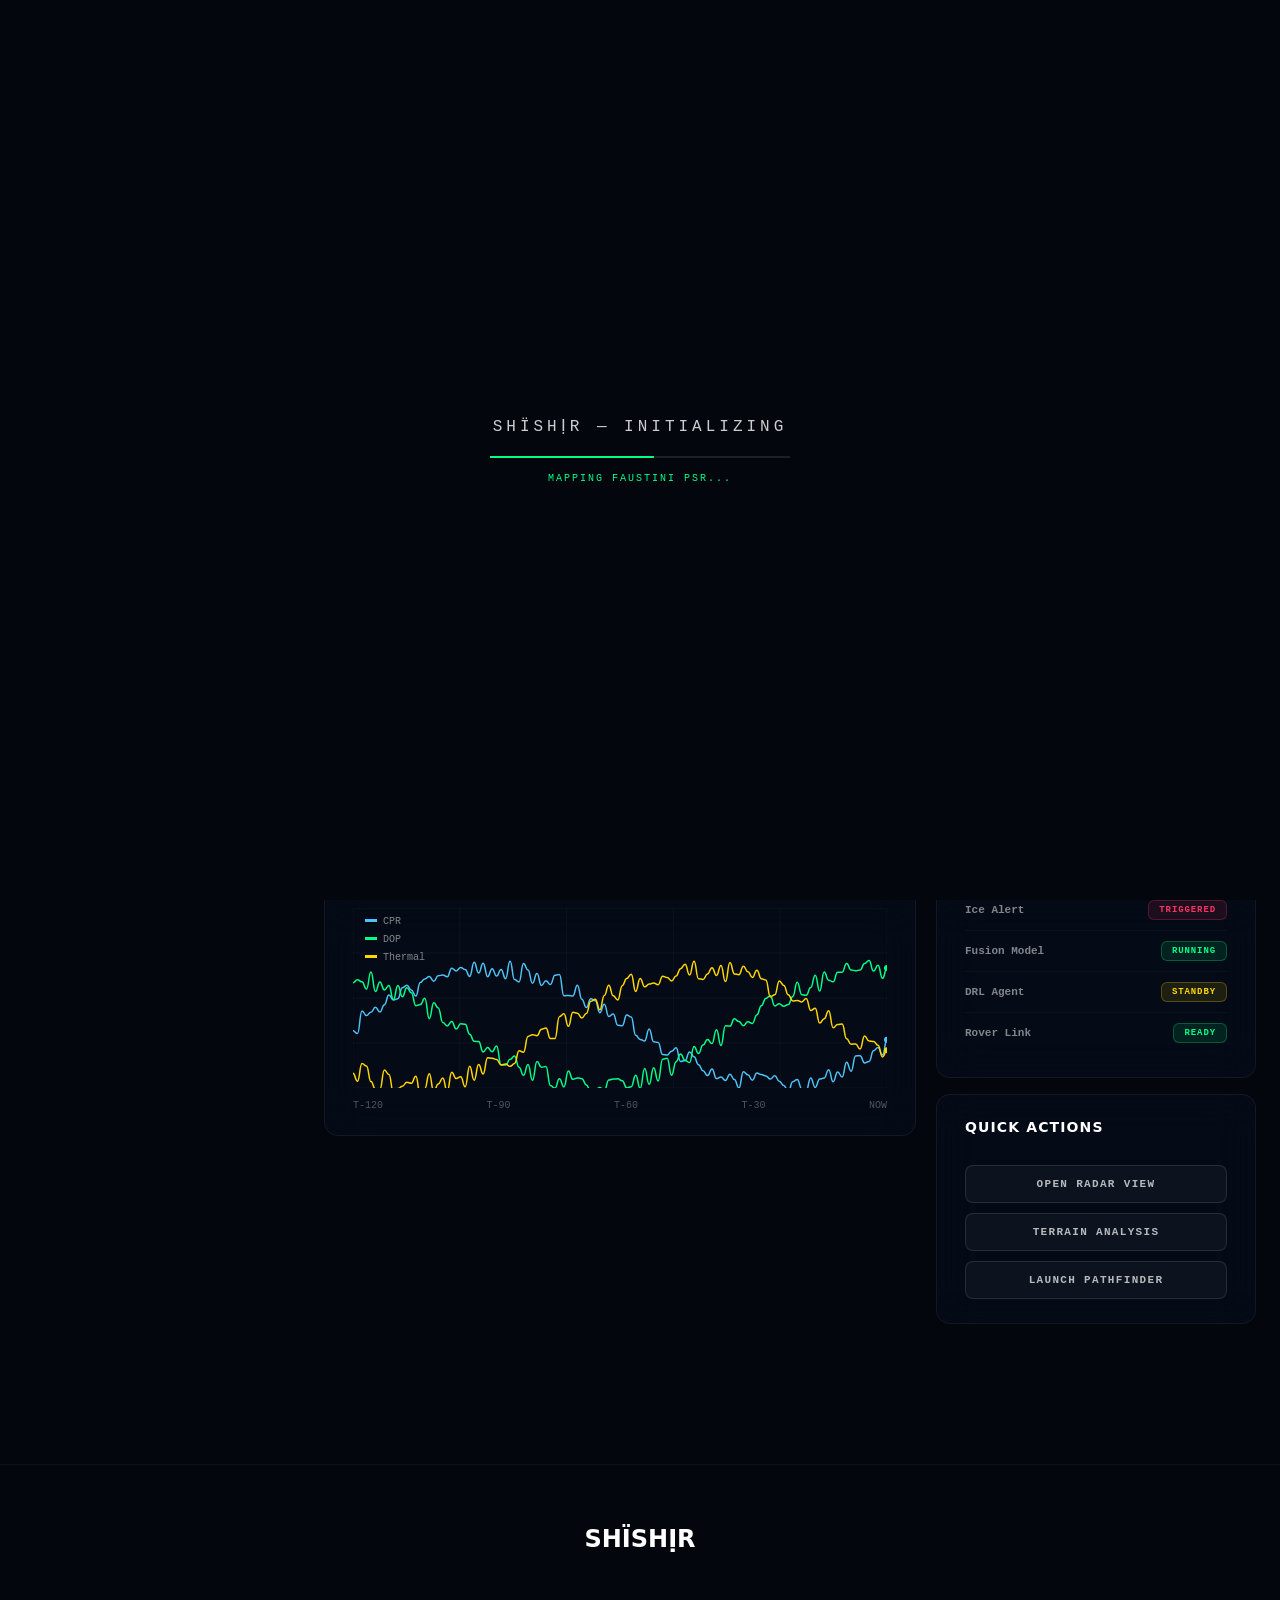
<file: mission_dashboard/dashboard.html>
<!DOCTYPE html>
<html lang="en">
<head>
  <meta charset="UTF-8" />
  <meta name="viewport" content="width=device-width, initial-scale=1.0" />
  <title>Shïshịr — Real-Time Monitoring Dashboard</title>
  <meta name="description" content="Live mission monitoring dashboard for Chandrayaan-2 lunar ice detection. Real-time CPR, DOP, temperature, and SHAP analysis.">
  <link rel="stylesheet" href="style.css" />
  <style>
    /* ── DASHBOARD LAYOUT ── */
    .db-container {
      position: relative; z-index: 5;
      display: grid;
      grid-template-columns: 280px 1fr 320px;
      gap: 20px;
      padding: 100px 24px 40px;
      min-height: 100vh;
      max-width: 1600px;
      margin: 0 auto;
    }

    @media (max-width: 1200px) {
      .db-container {
        grid-template-columns: 1fr;
        padding: 100px 16px 40px;
      }
    }

    /* ── LEFT PANEL — METRIC CARDS ── */
    .db-left {
      display: flex;
      flex-direction: column;
      gap: 16px;
    }

    .metric-card {
      background: rgba(6, 13, 26, 0.75);
      backdrop-filter: blur(20px); -webkit-backdrop-filter: blur(20px);
      border: 1px solid rgba(255,255,255,0.06);
      border-radius: 14px;
      padding: 20px 22px;
      position: relative;
      overflow: hidden;
      transition: all 0.4s cubic-bezier(.4,0,.2,1);
    }
    .metric-card::before {
      content: '';
      position: absolute; left: 0; top: 0; bottom: 0;
      width: 3px; border-radius: 0 2px 2px 0;
      transition: opacity 0.3s;
    }
    .metric-card:hover {
      border-color: rgba(255,255,255,0.12);
      transform: translateY(-2px);
      box-shadow: 0 8px 40px rgba(0,0,0,0.3);
    }

    .mc-header {
      display: flex; justify-content: space-between; align-items: flex-start;
      margin-bottom: 4px;
    }
    .mc-title {
      font-family: var(--font-p); font-size: 14px; font-weight: 600;
      color: #fff; letter-spacing: 0.02em;
    }
    .mc-value {
      font-family: var(--font-mono); font-size: 13px; font-weight: 700;
      opacity: 0.5;
    }
    .mc-unit {
      font-family: var(--font-mono); font-size: 11px;
      color: rgba(255,255,255,0.35); margin-top: 2px;
    }

    .mc-chart {
      width: 100%; height: 60px;
      margin-top: 8px;
    }

    /* Card accent colors */
    .mc-cpr { --mc-color: #4FC3F7; }
    .mc-cpr::before { background: #4FC3F7; }
    .mc-cpr .mc-value { color: #4FC3F7; }
    .mc-cpr:hover { border-color: rgba(79,195,247,0.25); box-shadow: 0 8px 40px rgba(79,195,247,0.08); }

    .mc-dop { --mc-color: #a78bfa; }
    .mc-dop::before { background: #a78bfa; }
    .mc-dop .mc-value { color: #a78bfa; }
    .mc-dop:hover { border-color: rgba(167,139,250,0.25); box-shadow: 0 8px 40px rgba(167,139,250,0.08); }

    .mc-temp { --mc-color: #FFD700; }
    .mc-temp::before { background: #FFD700; }
    .mc-temp .mc-value { color: #FFD700; }
    .mc-temp:hover { border-color: rgba(255,215,0,0.25); box-shadow: 0 8px 40px rgba(255,215,0,0.08); }

    .mc-vel { --mc-color: #00FF88; }
    .mc-vel::before { background: #00FF88; }
    .mc-vel .mc-value { color: #00FF88; }
    .mc-vel:hover { border-color: rgba(0,255,136,0.25); box-shadow: 0 8px 40px rgba(0,255,136,0.08); }

    /* ── CENTER PANEL ── */
    .db-center {
      display: flex;
      flex-direction: column;
      gap: 20px;
    }

    /* Alert Banner */
    .alert-banner {
      background: linear-gradient(135deg, rgba(255,51,102,0.12), rgba(255,107,53,0.08));
      border: 1px solid rgba(255,51,102,0.35);
      border-radius: 14px;
      padding: 20px 28px;
      text-align: center;
      position: relative;
      overflow: hidden;
      animation: alertPulse 3s ease-in-out infinite;
    }
    .alert-banner::before {
      content: '';
      position: absolute; inset: 0;
      background: radial-gradient(circle at 50% 50%, rgba(255,51,102,0.06), transparent 70%);
      animation: alertGlow 3s ease-in-out infinite;
    }
    @keyframes alertPulse {
      0%, 100% { border-color: rgba(255,51,102,0.35); }
      50% { border-color: rgba(255,51,102,0.6); }
    }
    @keyframes alertGlow {
      0%, 100% { opacity: 0.5; }
      50% { opacity: 1; }
    }

    .alert-icon {
      display: inline-flex; align-items: center; justify-content: center;
      width: 36px; height: 36px;
      background: rgba(255,51,102,0.15);
      border: 1px solid rgba(255,51,102,0.4);
      border-radius: 8px;
      font-size: 18px;
      margin-right: 12px;
      vertical-align: middle;
    }
    .alert-text {
      font-family: var(--font-h); font-size: clamp(22px, 3vw, 32px);
      font-weight: 900; letter-spacing: 0.12em;
      background: linear-gradient(90deg, #FF3366, #FF6B35, #FFD700);
      -webkit-background-clip: text; -webkit-text-fill-color: transparent;
      background-clip: text;
      vertical-align: middle;
      text-transform: uppercase;
      position: relative; z-index: 2;
    }

    /* SHAP Cards */
    .shap-card {
      background: rgba(6, 13, 26, 0.75);
      backdrop-filter: blur(20px); -webkit-backdrop-filter: blur(20px);
      border: 1px solid rgba(255,255,255,0.06);
      border-radius: 14px;
      padding: 24px 28px;
      transition: all 0.4s;
    }
    .shap-card:hover {
      border-color: rgba(255,255,255,0.1);
    }
    .shap-title {
      font-family: var(--font-h); font-size: 14px; font-weight: 700;
      color: #fff; letter-spacing: 0.08em; text-transform: uppercase;
      margin-bottom: 22px;
    }

    .shap-row {
      display: flex; align-items: center; gap: 12px;
      margin-bottom: 14px;
    }
    .shap-row:last-child { margin-bottom: 0; }

    .shap-label {
      font-family: var(--font-mono); font-size: 11px; font-weight: 600;
      color: rgba(255,255,255,0.6); white-space: nowrap;
      min-width: 130px; text-align: right;
    }
    .shap-bar-wrap {
      flex: 1; height: 22px;
      background: rgba(255,255,255,0.03);
      border-radius: 4px; overflow: hidden;
      position: relative;
    }
    .shap-bar {
      height: 100%; border-radius: 4px;
      transition: width 1.5s cubic-bezier(.22,1,.36,1);
      position: relative;
    }
    .shap-bar::after {
      content: '';
      position: absolute; right: 0; top: 0; bottom: 0; width: 2px;
      background: rgba(255,255,255,0.5);
      border-radius: 1px;
    }

    /* Timeline chart */
    .timeline-chart-card {
      background: rgba(6, 13, 26, 0.75);
      backdrop-filter: blur(20px); -webkit-backdrop-filter: blur(20px);
      border: 1px solid rgba(255,255,255,0.06);
      border-radius: 14px;
      padding: 24px 28px;
    }
    .tc-canvas {
      width: 100%; height: 180px;
      margin-top: 12px;
    }
    .tc-time-labels {
      display: flex; justify-content: space-between;
      margin-top: 8px;
    }
    .tc-time-labels span {
      font-family: var(--font-mono); font-size: 10px;
      color: rgba(255,255,255,0.3);
    }

    /* ── RIGHT PANEL ── */
    .db-right {
      display: flex;
      flex-direction: column;
      gap: 16px;
    }

    .settings-card {
      background: rgba(6, 13, 26, 0.75);
      backdrop-filter: blur(20px); -webkit-backdrop-filter: blur(20px);
      border: 1px solid rgba(255,255,255,0.06);
      border-radius: 14px;
      padding: 24px 28px;
      transition: all 0.4s;
    }
    .settings-card:hover {
      border-color: rgba(255,255,255,0.1);
    }
    .sc-title {
      font-family: var(--font-h); font-size: 14px; font-weight: 700;
      color: #fff; letter-spacing: 0.08em; text-transform: uppercase;
      margin-bottom: 22px;
    }

    .sc-field {
      margin-bottom: 18px;
    }
    .sc-field:last-child { margin-bottom: 0; }
    .sc-label {
      font-family: var(--font-mono); font-size: 11px; font-weight: 600;
      color: rgba(255,255,255,0.5); letter-spacing: 0.06em;
      margin-bottom: 8px; display: block;
    }
    .sc-input {
      width: 100%; padding: 10px 14px;
      background: rgba(255,255,255,0.04);
      border: 1px solid rgba(255,255,255,0.08);
      border-radius: 8px;
      color: rgba(255,255,255,0.5);
      font-family: var(--font-mono); font-size: 12px;
      transition: all 0.3s;
      outline: none;
    }
    .sc-input:focus {
      border-color: rgba(0,255,136,0.4);
      background: rgba(0,255,136,0.03);
      color: #fff;
    }
    .sc-input::placeholder {
      color: rgba(255,255,255,0.25);
    }

    /* Toggle Switch */
    .sc-toggle-row {
      display: flex; justify-content: space-between; align-items: center;
      margin-bottom: 16px;
    }
    .sc-toggle-label {
      font-family: var(--font-mono); font-size: 12px; font-weight: 600;
      color: rgba(255,255,255,0.7);
    }
    .toggle {
      position: relative; width: 44px; height: 24px;
      background: rgba(255,255,255,0.08);
      border-radius: 12px;
      cursor: pointer;
      transition: background 0.3s;
      border: 1px solid rgba(255,255,255,0.1);
    }
    .toggle.active {
      background: rgba(79,195,247,0.3);
      border-color: rgba(79,195,247,0.5);
    }
    .toggle-knob {
      position: absolute; top: 2px; left: 2px;
      width: 18px; height: 18px;
      background: rgba(255,255,255,0.5);
      border-radius: 50%;
      transition: all 0.3s cubic-bezier(.4,0,.2,1);
    }
    .toggle.active .toggle-knob {
      left: 22px;
      background: #4FC3F7;
      box-shadow: 0 0 12px rgba(79,195,247,0.5);
    }

    .sc-btn {
      width: 100%;
      padding: 12px 20px;
      background: rgba(255,255,255,0.04);
      border: 1px solid rgba(255,255,255,0.1);
      border-radius: 8px;
      color: rgba(255,255,255,0.7);
      font-family: var(--font-mono); font-size: 11px; font-weight: 700;
      letter-spacing: 0.12em; text-transform: uppercase;
      cursor: pointer;
      transition: all 0.3s;
      margin-top: 8px;
    }
    .sc-btn:hover {
      background: rgba(0,255,136,0.08);
      border-color: rgba(0,255,136,0.3);
      color: var(--radar);
      box-shadow: 0 0 20px rgba(0,255,136,0.1);
    }

    /* ── MISSION STATUS CARD ── */
    .status-card {
      background: rgba(6, 13, 26, 0.75);
      backdrop-filter: blur(20px); -webkit-backdrop-filter: blur(20px);
      border: 1px solid rgba(255,255,255,0.06);
      border-radius: 14px;
      padding: 24px 28px;
    }
    .status-item {
      display: flex; justify-content: space-between; align-items: center;
      padding: 10px 0;
      border-bottom: 1px solid rgba(255,255,255,0.03);
    }
    .status-item:last-child { border-bottom: none; }
    .si-label {
      font-family: var(--font-mono); font-size: 11px; font-weight: 600;
      color: rgba(255,255,255,0.5);
    }
    .si-value {
      font-family: var(--font-mono); font-size: 12px; font-weight: 700;
    }
    .si-badge {
      font-family: var(--font-mono); font-size: 9px; font-weight: 700;
      letter-spacing: 0.1em; padding: 4px 10px;
      border-radius: 6px; text-transform: uppercase;
    }
    .si-badge.online {
      background: rgba(0,255,136,0.1); color: #00FF88;
      border: 1px solid rgba(0,255,136,0.25);
    }
    .si-badge.warning {
      background: rgba(255,215,0,0.1); color: #FFD700;
      border: 1px solid rgba(255,215,0,0.25);
    }
    .si-badge.critical {
      background: rgba(255,51,102,0.1); color: #FF3366;
      border: 1px solid rgba(255,51,102,0.25);
    }

    /* ── LIVE INDICATOR ── */
    .db-live-bar {
      position: relative; z-index: 5;
      display: flex; align-items: center; justify-content: center;
      gap: 12px; padding: 12px;
      margin-top: -20px;
    }
    .db-live-dot {
      width: 8px; height: 8px; border-radius: 50%;
      background: #00FF88;
      box-shadow: 0 0 8px rgba(0,255,136,0.5);
      animation: pulse 2s ease-in-out infinite;
    }
    .db-live-text {
      font-family: var(--font-mono); font-size: 10px; font-weight: 700;
      letter-spacing: 0.15em; color: rgba(0,255,136,0.6);
    }
    .db-live-time {
      font-family: var(--font-mono); font-size: 10px; font-weight: 700;
      color: rgba(255,255,255,0.3);
    }

    /* ── MINI SPARKLINE (SVG approach for perf) ── */
    .sparkline-svg {
      width: 100%; height: 60px;
    }
  </style>
</head>
<body>

  <!-- LOADER -->
  <div id="loader">
    <div class="l-logo">SHÏSHỊR — INITIALIZING</div>
    <div class="l-bar-w"><div class="l-bar" id="lbar"></div></div>
    <div class="l-txt" id="ltxt">BOOTING MONITORING SYSTEMS...</div>
  </div>

  <!-- CURSOR -->
  <div id="cur"></div>
  <div id="cur-ring"></div>

  <!-- WEBGL BACKGROUND -->
  <canvas id="moonCanvas"></canvas>
  <div id="scan"></div>
  <div id="vig"></div>

  <!-- HUD CORNERS -->
  <div class="hud hud-tl">
    <span>SHÏSHỊR // LUNAR MISSION</span>
    <span>MONITORING DASHBOARD</span>
    <span class="live">● LIVE TELEMETRY</span>
  </div>
  <div class="hud hud-tr">
    <span>LAT: 87.5°S</span>
    <span>LON: 093.2°E</span>
    <span>PSR: FAUSTINI</span>
  </div>
  <div class="hud hud-bl">
    <span>CPR &gt; 1.0 // DOP &lt; 0.13</span>
    <span>ICE DETECTION: ACTIVE</span>
  </div>
  <div class="hud hud-br">
    <span id="mtime">T+00:00:00</span>
    <span>MISSION ELAPSED</span>
  </div>

  <!-- NAVIGATION -->
  <nav>
    <div class="nav-logo">SHÏS<b>HỊR</b></div>
    <ul class="nav-links">
      <li><a href="index.html">Home</a></li>
      <li><a href="dashboard.html" style="color:var(--green);">Dashboard</a></li>
      <li><a href="radar.html">Radar</a></li>
      <li><a href="fusion.html">Fusion</a></li>
      <li><a href="terrain.html">Terrain</a></li>
      <li><a href="rover.html">Rover AI</a></li>
    </ul>
    <button class="nav-btn">View Report</button>
  </nav>

  <!-- LIVE BAR -->
  <div class="db-live-bar" style="padding-top: 80px;">
    <div class="db-live-dot"></div>
    <span class="db-live-text">LIVE MONITORING — FAUSTINI CRATER PSR</span>
    <span class="db-live-time" id="db-clock">00:00:00</span>
  </div>

  <!-- MAIN DASHBOARD GRID -->
  <div class="db-container">

    <!-- ═══ LEFT COLUMN — REAL-TIME METRICS ═══ -->
    <div class="db-left">

      <!-- CPR -->
      <div class="metric-card mc-cpr" id="mc-cpr">
        <div class="mc-header">
          <div>
            <div class="mc-title">CPR Value</div>
            <div class="mc-unit">(Circular Polarization Ratio)</div>
          </div>
          <div class="mc-value" id="cpr-val">1.24</div>
        </div>
        <canvas class="mc-chart" id="chart-cpr"></canvas>
      </div>

      <!-- DOP -->
      <div class="metric-card mc-dop" id="mc-dop">
        <div class="mc-header">
          <div>
            <div class="mc-title">DOP Score</div>
            <div class="mc-unit">(Degree of Polarization)</div>
          </div>
          <div class="mc-value" id="dop-val">0.09</div>
        </div>
        <canvas class="mc-chart" id="chart-dop"></canvas>
      </div>

      <!-- Temperature -->
      <div class="metric-card mc-temp" id="mc-temp">
        <div class="mc-header">
          <div>
            <div class="mc-title">Surface Temp</div>
            <div class="mc-unit">Kelvin (PSR Zone)</div>
          </div>
          <div class="mc-value" id="temp-val">40 K</div>
        </div>
        <canvas class="mc-chart" id="chart-temp"></canvas>
      </div>

      <!-- Ice Probability -->
      <div class="metric-card mc-vel" id="mc-vel">
        <div class="mc-header">
          <div>
            <div class="mc-title">Ice Probability</div>
            <div class="mc-unit">% (Fused Multi-Sensor)</div>
          </div>
          <div class="mc-value" id="prob-val">99.4%</div>
        </div>
        <canvas class="mc-chart" id="chart-prob"></canvas>
      </div>

    </div>

    <!-- ═══ CENTER COLUMN — ALERTS & SHAP ═══ -->
    <div class="db-center">

      <!-- ALERT BANNER -->
      <div class="alert-banner" id="alert-banner">
        <span class="alert-icon">⚠️</span>
        <span class="alert-text">ICE DEPOSIT CONFIRMED</span>
      </div>

      <!-- SHAP Analysis 1 -->
      <div class="shap-card">
        <div class="shap-title">SHAP Feature Importance — CPR Model</div>

        <div class="shap-row">
          <span class="shap-label">CPR at t-1</span>
          <div class="shap-bar-wrap">
            <div class="shap-bar" style="width:0%; background: linear-gradient(90deg, #1565C0, #42A5F5);" data-target="85"></div>
          </div>
        </div>
        <div class="shap-row">
          <span class="shap-label">Backscatter Spike</span>
          <div class="shap-bar-wrap">
            <div class="shap-bar" style="width:0%; background: linear-gradient(90deg, #6A1B9A, #AB47BC);" data-target="70"></div>
          </div>
        </div>
        <div class="shap-row">
          <span class="shap-label">DOP Anomaly</span>
          <div class="shap-bar-wrap">
            <div class="shap-bar" style="width:0%; background: linear-gradient(90deg, #6A1B9A, #7E57C2);" data-target="55"></div>
          </div>
        </div>
        <div class="shap-row">
          <span class="shap-label">Surface Albedo</span>
          <div class="shap-bar-wrap">
            <div class="shap-bar" style="width:0%; background: linear-gradient(90deg, #00897B, #4DB6AC);" data-target="42"></div>
          </div>
        </div>
        <div class="shap-row">
          <span class="shap-label">Thermal Gradient</span>
          <div class="shap-bar-wrap">
            <div class="shap-bar" style="width:0%; background: linear-gradient(90deg, #E65100, #FFB74D);" data-target="35"></div>
          </div>
        </div>
      </div>

      <!-- SHAP Analysis 2 -->
      <div class="shap-card">
        <div class="shap-title">SHAP Feature Importance — Fusion Model</div>

        <div class="shap-row">
          <span class="shap-label">DFSAR L-Band</span>
          <div class="shap-bar-wrap">
            <div class="shap-bar" style="width:0%; background: linear-gradient(90deg, #1565C0, #42A5F5);" data-target="90"></div>
          </div>
        </div>
        <div class="shap-row">
          <span class="shap-label">DFSAR S-Band</span>
          <div class="shap-bar-wrap">
            <div class="shap-bar" style="width:0%; background: linear-gradient(90deg, #6A1B9A, #AB47BC);" data-target="75"></div>
          </div>
        </div>
        <div class="shap-row">
          <span class="shap-label">IIRS Hydration</span>
          <div class="shap-bar-wrap">
            <div class="shap-bar" style="width:0%; background: linear-gradient(90deg, #6A1B9A, #7E57C2);" data-target="60"></div>
          </div>
        </div>
        <div class="shap-row">
          <span class="shap-label">OHRC Albedo</span>
          <div class="shap-bar-wrap">
            <div class="shap-bar" style="width:0%; background: linear-gradient(90deg, #00897B, #4DB6AC);" data-target="48"></div>
          </div>
        </div>
      </div>

      <!-- Timeline Chart -->
      <div class="timeline-chart-card">
        <div class="shap-title">Detection Confidence Timeline</div>
        <canvas class="tc-canvas" id="timeline-canvas"></canvas>
        <div class="tc-time-labels">
          <span>T-120</span>
          <span>T-90</span>
          <span>T-60</span>
          <span>T-30</span>
          <span>NOW</span>
        </div>
      </div>

    </div>

    <!-- ═══ RIGHT COLUMN — SETTINGS & STATUS ═══ -->
    <div class="db-right">

      <!-- Alert Settings -->
      <div class="settings-card">
        <div class="sc-title">Alert Settings</div>

        <div class="sc-field">
          <label class="sc-label">Telegram Bot Token</label>
          <input class="sc-input" type="text" placeholder="Telegram" id="tg-token" />
        </div>

        <div class="sc-field">
          <label class="sc-label">Chat ID</label>
          <input class="sc-input" type="text" placeholder="Chat ID" id="tg-chat" />
        </div>

        <div class="sc-toggle-row">
          <span class="sc-toggle-label">Email</span>
          <div class="toggle active" id="toggle-email" onclick="this.classList.toggle('active')">
            <div class="toggle-knob"></div>
          </div>
        </div>

        <button class="sc-btn" id="btn-test-alert">SEND TEST ALERT</button>
      </div>

      <!-- Alert Notifications -->
      <div class="settings-card">
        <div class="sc-title">Alert Notifications</div>

        <div class="sc-toggle-row">
          <span class="sc-toggle-label">Email</span>
          <div class="toggle" id="toggle-notif-email" onclick="this.classList.toggle('active')">
            <div class="toggle-knob"></div>
          </div>
        </div>

        <div class="sc-toggle-row">
          <span class="sc-toggle-label">Push Notification</span>
          <div class="toggle active" id="toggle-notif-push" onclick="this.classList.toggle('active')">
            <div class="toggle-knob"></div>
          </div>
        </div>

        <div class="sc-toggle-row">
          <span class="sc-toggle-label">Sound Alert</span>
          <div class="toggle active" id="toggle-notif-sound" onclick="this.classList.toggle('active')">
            <div class="toggle-knob"></div>
          </div>
        </div>
      </div>

      <!-- Mission Status -->
      <div class="status-card">
        <div class="sc-title">Mission Status</div>

        <div class="status-item">
          <span class="si-label">DFSAR Link</span>
          <span class="si-badge online">ONLINE</span>
        </div>
        <div class="status-item">
          <span class="si-label">CPR Engine</span>
          <span class="si-badge online">ACTIVE</span>
        </div>
        <div class="status-item">
          <span class="si-label">Ice Alert</span>
          <span class="si-badge critical">TRIGGERED</span>
        </div>
        <div class="status-item">
          <span class="si-label">Fusion Model</span>
          <span class="si-badge online">RUNNING</span>
        </div>
        <div class="status-item">
          <span class="si-label">DRL Agent</span>
          <span class="si-badge warning">STANDBY</span>
        </div>
        <div class="status-item">
          <span class="si-label">Rover Link</span>
          <span class="si-badge online">READY</span>
        </div>
      </div>

      <!-- Quick Actions -->
      <div class="settings-card">
        <div class="sc-title">Quick Actions</div>
        <button class="sc-btn" onclick="window.location.href='radar.html'">OPEN RADAR VIEW</button>
        <button class="sc-btn" onclick="window.location.href='terrain.html'" style="margin-top:10px;">TERRAIN ANALYSIS</button>
        <button class="sc-btn" onclick="window.location.href='rover.html'" style="margin-top:10px;">LAUNCH PATHFINDER</button>
      </div>

    </div>

  </div>

  <!-- FOOTER -->
  <footer>
    <div class="f-logo">SHÏSHỊR</div>
          </footer>

  <!-- LIBRARIES -->
  <script src="libs/three.min.js"></script>
  <script src="libs/OrbitControls.js"></script>
  <script src="assets/moon_b64.js"></script>

  <!-- APP LOGIC (shared modules: cursor, loader, moon scene, clock) -->
  <script src="app.js"></script>

  <!-- DASHBOARD-SPECIFIC LOGIC -->
  <script>
    // =====================================================================
    // DASHBOARD SCRIPTS
    // =====================================================================

    // --- Live Clock ---
    setInterval(() => {
      const now = new Date();
      const el = document.getElementById('db-clock');
      if (el) el.textContent = now.toTimeString().split(' ')[0];
    }, 1000);

    // --- Sparkline Chart System ---
    class SparklineChart {
      constructor(canvasId, color, minVal, maxVal, baseVal, variance) {
        this.canvas = document.getElementById(canvasId);
        if (!this.canvas) return;
        this.ctx = this.canvas.getContext('2d');
        this.color = color;
        this.minVal = minVal;
        this.maxVal = maxVal;
        this.baseVal = baseVal;
        this.variance = variance;
        this.data = [];
        this.maxPoints = 60;

        // Initialize with some history
        for (let i = 0; i < this.maxPoints; i++) {
          this.data.push(this.baseVal + (Math.random() - 0.5) * this.variance);
        }

        this.resize();
        window.addEventListener('resize', () => this.resize());
      }

      resize() {
        if (!this.canvas) return;
        const rect = this.canvas.getBoundingClientRect();
        this.canvas.width = rect.width * (window.devicePixelRatio || 1);
        this.canvas.height = rect.height * (window.devicePixelRatio || 1);
        this.ctx.scale(window.devicePixelRatio || 1, window.devicePixelRatio || 1);
        this.w = rect.width;
        this.h = rect.height;
      }

      addPoint() {
        const last = this.data[this.data.length - 1];
        let newVal = last + (Math.random() - 0.5) * this.variance * 0.3;
        newVal = Math.max(this.minVal, Math.min(this.maxVal, newVal));
        this.data.push(newVal);
        if (this.data.length > this.maxPoints) this.data.shift();
        return newVal;
      }

      draw() {
        if (!this.ctx) return;
        const ctx = this.ctx;
        const w = this.w, h = this.h;

        ctx.clearRect(0, 0, w, h);

        if (this.data.length < 2) return;

        const range = this.maxVal - this.minVal;
        const stepX = w / (this.maxPoints - 1);

        // Gradient fill
        const gradient = ctx.createLinearGradient(0, 0, 0, h);
        gradient.addColorStop(0, this.color + '30');
        gradient.addColorStop(1, this.color + '00');

        ctx.beginPath();
        ctx.moveTo(0, h);

        for (let i = 0; i < this.data.length; i++) {
          const x = i * stepX;
          const y = h - ((this.data[i] - this.minVal) / range) * h * 0.85 - h * 0.05;
          if (i === 0) ctx.lineTo(x, y);
          else {
            // Smooth curve
            const prevX = (i - 1) * stepX;
            const prevY = h - ((this.data[i - 1] - this.minVal) / range) * h * 0.85 - h * 0.05;
            const cpx = (prevX + x) / 2;
            ctx.bezierCurveTo(cpx, prevY, cpx, y, x, y);
          }
        }

        ctx.lineTo((this.data.length - 1) * stepX, h);
        ctx.closePath();
        ctx.fillStyle = gradient;
        ctx.fill();

        // Line
        ctx.beginPath();
        for (let i = 0; i < this.data.length; i++) {
          const x = i * stepX;
          const y = h - ((this.data[i] - this.minVal) / range) * h * 0.85 - h * 0.05;
          if (i === 0) ctx.moveTo(x, y);
          else {
            const prevX = (i - 1) * stepX;
            const prevY = h - ((this.data[i - 1] - this.minVal) / range) * h * 0.85 - h * 0.05;
            const cpx = (prevX + x) / 2;
            ctx.bezierCurveTo(cpx, prevY, cpx, y, x, y);
          }
        }
        ctx.strokeStyle = this.color;
        ctx.lineWidth = 2;
        ctx.stroke();

        // Endpoint glow
        const lastX = (this.data.length - 1) * stepX;
        const lastY = h - ((this.data[this.data.length - 1] - this.minVal) / range) * h * 0.85 - h * 0.05;
        ctx.beginPath();
        ctx.arc(lastX, lastY, 4, 0, Math.PI * 2);
        ctx.fillStyle = this.color;
        ctx.fill();
        ctx.beginPath();
        ctx.arc(lastX, lastY, 8, 0, Math.PI * 2);
        ctx.fillStyle = this.color + '30';
        ctx.fill();
      }
    }

    // Create charts
    const cprChart = new SparklineChart('chart-cpr', '#4FC3F7', 0.5, 2.0, 1.24, 0.3);
    const dopChart = new SparklineChart('chart-dop', '#a78bfa', 0.01, 0.25, 0.09, 0.06);
    const tempChart = new SparklineChart('chart-temp', '#FFD700', 20, 100, 40, 15);
    const probChart = new SparklineChart('chart-prob', '#00FF88', 85, 100, 99.4, 2);

    // Update loop via API fetch
    async function fetchTelemetry() {
      try {
        const response = await fetch('http://localhost:8000/api/telemetry');
        if (!response.ok) throw new Error('API Error');
        const { data } = await response.json();
        
        cprChart.data.push(data.cpr_value);
        if (cprChart.data.length > cprChart.maxPoints) cprChart.data.shift();
        
        dopChart.data.push(data.dop_value);
        if (dopChart.data.length > dopChart.maxPoints) dopChart.data.shift();
        
        tempChart.data.push(data.temperature_k);
        if (tempChart.data.length > tempChart.maxPoints) tempChart.data.shift();
        
        probChart.data.push(data.ice_probability);
        if (probChart.data.length > probChart.maxPoints) probChart.data.shift();

        const cprEl = document.getElementById('cpr-val');
        const dopEl = document.getElementById('dop-val');
        const tempEl = document.getElementById('temp-val');
        const probEl = document.getElementById('prob-val');

        if (cprEl) cprEl.textContent = data.cpr_value.toFixed(2);
        if (dopEl) dopEl.textContent = data.dop_value.toFixed(3);
        if (tempEl) tempEl.textContent = Math.round(data.temperature_k) + ' K';
        if (probEl) probEl.textContent = data.ice_probability.toFixed(1) + '%';
        
        // Alert styling based on backend logic
        const alertBanner = document.getElementById('alert-banner');
        const alertIcon = document.querySelector('.alert-icon');
        const alertText = document.querySelector('.alert-text');
        
        if (alertBanner && alertIcon && alertText) {
          if (data.alert_triggered) {
            alertBanner.style.background = 'linear-gradient(135deg, rgba(255,51,102,0.12), rgba(255,107,53,0.08))';
            alertBanner.style.borderColor = 'rgba(255,51,102,0.35)';
            alertIcon.textContent = '⚠️';
            alertText.textContent = 'ICE DEPOSIT CONFIRMED';
            alertText.style.background = 'linear-gradient(90deg, #FF3366, #FF6B35, #FFD700)';
            alertText.style.webkitBackgroundClip = 'text';
          } else {
            alertBanner.style.background = 'linear-gradient(135deg, rgba(0,255,136,0.12), rgba(79,195,247,0.08))';
            alertBanner.style.borderColor = 'rgba(0,255,136,0.35)';
            alertIcon.textContent = '✅';
            alertText.textContent = 'MONITORING NOMINAL';
            alertText.style.background = 'linear-gradient(90deg, #00FF88, #4FC3F7)';
            alertText.style.webkitBackgroundClip = 'text';
          }
        }
      } catch (err) {
        // Fallback to internal simulation if API is down
        const cprVal = cprChart.addPoint();
        const dopVal = dopChart.addPoint();
        const tempVal = tempChart.addPoint();
        const probVal = probChart.addPoint();

        const cprEl = document.getElementById('cpr-val');
        const dopEl = document.getElementById('dop-val');
        const tempEl = document.getElementById('temp-val');
        const probEl = document.getElementById('prob-val');

        if (cprEl) cprEl.textContent = cprVal.toFixed(2);
        if (dopEl) dopEl.textContent = dopVal.toFixed(3);
        if (tempEl) tempEl.textContent = Math.round(tempVal) + ' K';
        if (probEl) probEl.textContent = probVal.toFixed(1) + '%';
      }
      
      cprChart.draw();
      dopChart.draw();
      tempChart.draw();
      probChart.draw();
    }
    
    // Poll API every 1.5s
    setInterval(fetchTelemetry, 1500);

    // Initial draw
    setTimeout(() => {
      cprChart.draw();
      dopChart.draw();
      tempChart.draw();
      probChart.draw();
    }, 100);

    // --- SHAP Bar Animation ---
    setTimeout(() => {
      document.querySelectorAll('.shap-bar[data-target]').forEach((bar, i) => {
        setTimeout(() => {
          bar.style.width = bar.dataset.target + '%';
        }, i * 150);
      });
    }, 800);

    // --- Timeline Canvas ---
    (function initTimeline() {
      const c = document.getElementById('timeline-canvas');
      if (!c) return;
      const ctx = c.getContext('2d');

      function resize() {
        const rect = c.getBoundingClientRect();
        c.width = rect.width * (window.devicePixelRatio || 1);
        c.height = rect.height * (window.devicePixelRatio || 1);
        ctx.scale(window.devicePixelRatio || 1, window.devicePixelRatio || 1);
      }
      resize();
      window.addEventListener('resize', resize);

      // Generate timeline data (3 lines)
      const lines = [
        { color: '#4FC3F7', data: [], label: 'CPR' },
        { color: '#00FF88', data: [], label: 'DOP' },
        { color: '#FFD700', data: [], label: 'Thermal' }
      ];

      const pts = 120;
      for (let l of lines) {
        for (let i = 0; i < pts; i++) {
          const base = 0.3 + 0.4 * Math.sin(i * 0.05 + lines.indexOf(l) * 2);
          l.data.push(base + (Math.random() - 0.5) * 0.15);
        }
      }

      let offset = 0;

      function draw() {
        const rect = c.getBoundingClientRect();
        const w = rect.width, h = rect.height;

        ctx.clearRect(0, 0, w, h);

        // Grid
        ctx.strokeStyle = 'rgba(255,255,255,0.04)';
        ctx.lineWidth = 1;
        for (let i = 0; i < 5; i++) {
          const y = (i / 4) * h;
          ctx.beginPath(); ctx.moveTo(0, y); ctx.lineTo(w, y); ctx.stroke();
        }
        for (let i = 0; i < 6; i++) {
          const x = (i / 5) * w;
          ctx.beginPath(); ctx.moveTo(x, 0); ctx.lineTo(x, h); ctx.stroke();
        }

        // Lines
        lines.forEach(line => {
          ctx.beginPath();
          const stepX = w / (pts - 1);

          for (let i = 0; i < pts; i++) {
            const idx = (i + Math.floor(offset)) % pts;
            const x = i * stepX;
            const y = h - line.data[idx] * h * 0.8 - h * 0.1;

            if (i === 0) ctx.moveTo(x, y);
            else {
              const prevIdx = (i - 1 + Math.floor(offset)) % pts;
              const prevX = (i - 1) * stepX;
              const prevY = h - line.data[prevIdx] * h * 0.8 - h * 0.1;
              const cpx = (prevX + x) / 2;
              ctx.bezierCurveTo(cpx, prevY, cpx, y, x, y);
            }
          }

          ctx.strokeStyle = line.color;
          ctx.lineWidth = 1.5;
          ctx.stroke();

          // Endpoint
          const lastIdx = (pts - 1 + Math.floor(offset)) % pts;
          const lastY = h - line.data[lastIdx] * h * 0.8 - h * 0.1;
          ctx.beginPath();
          ctx.arc(w, lastY, 3, 0, Math.PI * 2);
          ctx.fillStyle = line.color;
          ctx.fill();
        });

        // Add new data points slowly
        offset += 0.05;
        if (offset >= pts) offset = 0;

        // Legend
        lines.forEach((line, i) => {
          const lx = 12;
          const ly = 16 + i * 18;
          ctx.fillStyle = line.color;
          ctx.fillRect(lx, ly - 5, 12, 3);
          ctx.fillStyle = 'rgba(255,255,255,0.5)';
          ctx.font = '10px "JetBrains Mono", monospace';
          ctx.fillText(line.label, lx + 18, ly);
        });

        requestAnimationFrame(draw);
      }

      // Start when visible
      const obs = new IntersectionObserver(e => {
        if (e[0].isIntersecting) { draw(); obs.disconnect(); }
      });
      obs.observe(c);
    })();

    // --- Test Alert Button ---
    document.getElementById('btn-test-alert')?.addEventListener('click', function() {
      const banner = document.getElementById('alert-banner');
      if (banner) {
        banner.style.borderColor = 'rgba(0,255,136,0.6)';
        banner.style.background = 'linear-gradient(135deg, rgba(0,255,136,0.12), rgba(79,195,247,0.08))';
        setTimeout(() => {
          banner.style.borderColor = '';
          banner.style.background = '';
        }, 2000);
      }
      this.textContent = '✓ ALERT SENT';
      this.style.color = '#00FF88';
      this.style.borderColor = 'rgba(0,255,136,0.4)';
      setTimeout(() => {
        this.textContent = 'SEND TEST ALERT';
        this.style.color = '';
        this.style.borderColor = '';
      }, 2500);
    });

  </script>

</body>
</html>
</file>
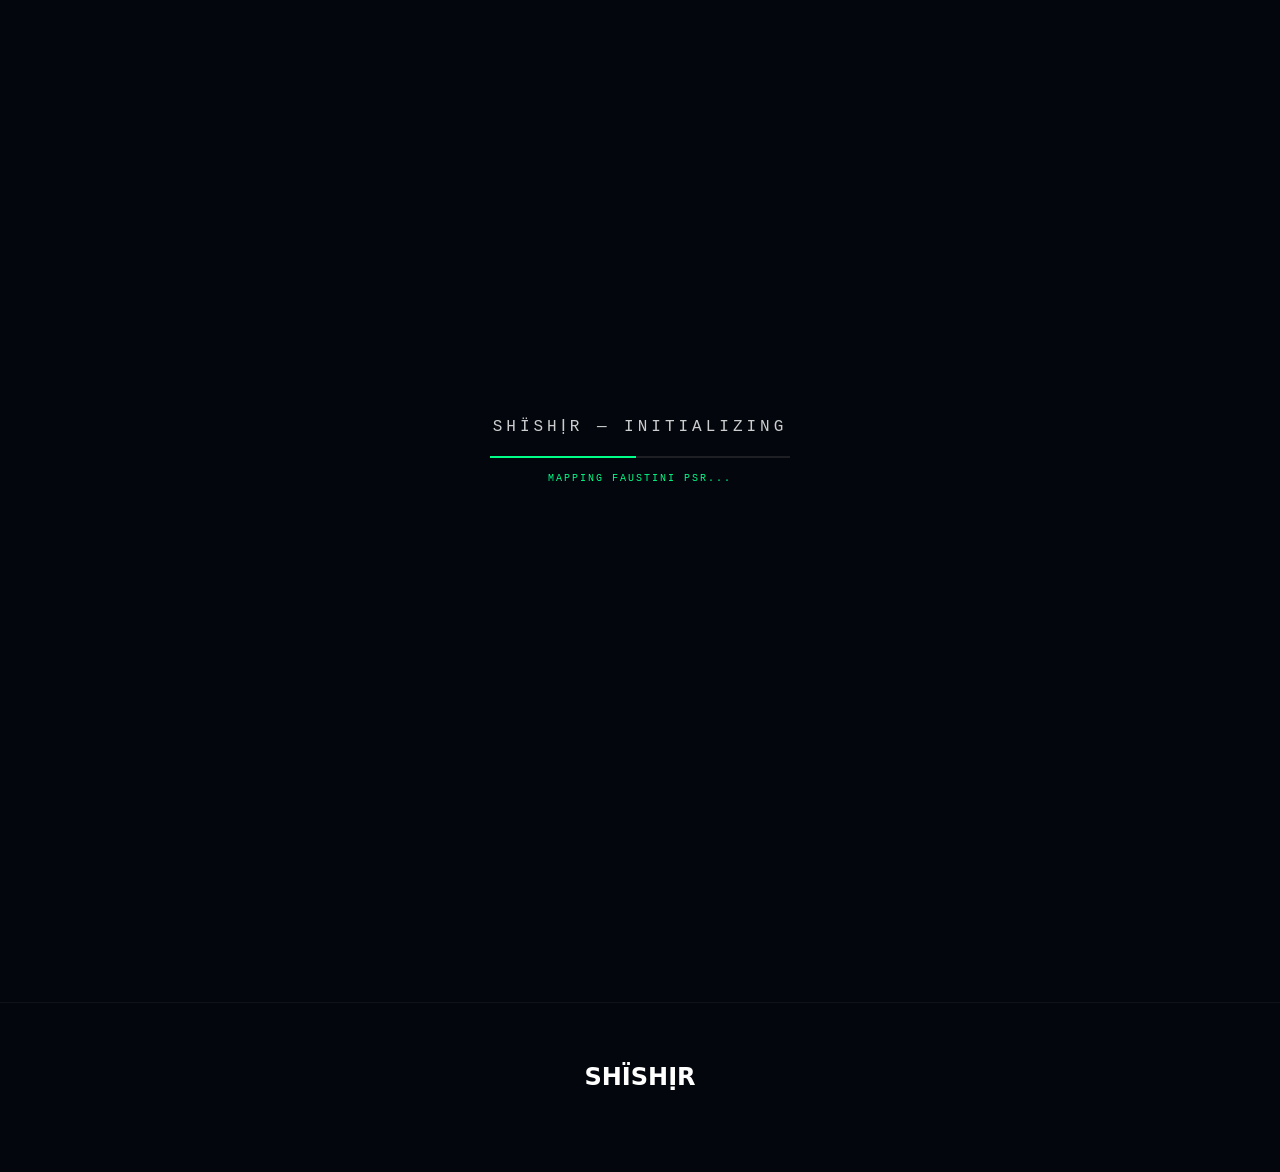
<file: mission_dashboard/fusion.html>
<!DOCTYPE html>
<html lang="en">
<head>
  <meta charset="UTF-8" />
  <meta name="viewport" content="width=device-width, initial-scale=1.0" />
  <title>Shïshịr — Multi-Sensor Fusion</title>
  <meta name="description" content="Project Shïshịr premium showcase. Subsurface lunar ice detection and rover path planning using Chandrayaan-2 DFSAR data.">
  <link rel="stylesheet" href="style.css" />
</head>
<body>

  <div id="loader">
    <div class="l-logo">SHÏSHỊR — INITIALIZING</div>
    <div class="l-bar-w"><div class="l-bar" id="lbar"></div></div>
    <div class="l-txt" id="ltxt">BOOTING FUSION ENGINE...</div>
  </div>

  <div id="cur"></div>
  <div id="cur-ring"></div>

  <canvas id="moonCanvas"></canvas>
  <div id="scan"></div>
  <div id="vig"></div>

  <div class="hud hud-tl">
    <span>SHÏSHỊR // LUNAR MISSION</span>
    <span>CHANDRAYAAN-2 DFSAR</span>
    <span class="live">● ACTIVE MISSION</span>
  </div>
  <div class="hud hud-tr">
    <span>LAT: 87.5°S</span>
    <span>LON: 093.2°E</span>
    <span>PSR: FAUSTINI</span>
  </div>
  <div class="hud hud-bl">
    <span>CPR &gt; 1.0 // DOP &lt; 0.13</span>
    <span>ICE DETECTION: ACTIVE</span>
  </div>
  <div class="hud hud-br">
    <span id="mtime">T+00:00:00</span>
    <span>MISSION ELAPSED</span>
  </div>

  <nav>
    <div class="nav-logo">SHÏS<b>HỊR</b></div>
    <ul class="nav-links">
      <li><a href="index.html">Home</a></li>
      <li><a href="dashboard.html">Dashboard</a></li>
      <li><a href="radar.html">Radar</a></li>
      <li><a href="fusion.html" style="color:var(--isro);">Fusion</a></li>
      <li><a href="terrain.html">Terrain</a></li>
      <li><a href="rover.html">Rover AI</a></li>
    </ul>
    <button class="nav-btn">View Report</button>
  </nav>

  <div style="padding-top: 120px;"></div>

  <section class="sec split-sec" id="fusion-sec">
    <div class="split-visual">
      <div class="vis-overlay">
        <span class="vis-tag v-r">MULTI-SENSOR FUSION</span>
        <div class="vis-tag">CHANDRAYAAN-2 SUITE</div>
      </div>
      <img src="assets/final_ice_mask_L_2.png" class="vis-canvas" alt="Fusion Map" style="object-fit: cover; opacity: 0.9;" />
    </div>

    <div class="split-content">
      <div class="sec-label">Cross-Verification Framework</div>
      <h2 class="sec-h2">ISRO Multi-Payload<br/><em>Fusion</em></h2>
      <p class="c-desc">High Circular Polarization Ratios (CPR) can often be triggered by rough, rocky terrain (false positives). Instead of relying purely on a single radar band, we utilize the full potential of the Chandrayaan-2 payload suite to mathematically isolate true water-ice.</p>
      
      <ul class="algo-list">
        <li class="algo-li">
          <span class="ali-n" style="background:rgba(255,107,53,.1); border-color:var(--isro); color:var(--isro)">L/S-Band</span>
          <div>
            <div class="ali-t">DFSAR Depth Correlation</div>
            <div class="ali-d">Comparing the deep-penetrating L-band with the shallower S-band allows us to estimate the vertical distribution of the ice deposit.</div>
          </div>
        </li>
        <li class="algo-li">
          <span class="ali-n" style="background:rgba(255,215,0,.1); border-color:var(--gold); color:var(--gold)">IIRS</span>
          <div>
            <div class="ali-t">Water-Molecule Spectra</div>
            <div class="ali-d">The Imaging Infra-Red Spectrometer scans the 3μm absorption band. Strong dips indicate the presence of OH/H2O molecules.</div>
          </div>
        </li>
        <li class="algo-li">
          <span class="ali-n" style="background:rgba(79,195,247,.1); border-color:var(--ice); color:var(--ice)">OHRC</span>
          <div>
            <div class="ali-t">PSR Shadow & Albedo</div>
            <div class="ali-d">The high-resolution camera confirms if the anomalous radar spot is located within a deep, ultra-cold Permanently Shadowed Region (PSR).</div>
          </div>
        </li>
      </ul>
    </div>
  </section>

  <footer>
    <div class="f-logo">SHÏSHỊR</div>
          </footer>

  <script src="libs/three.min.js"></script>
  <script src="libs/OrbitControls.js"></script>
  <script src="assets/moon_b64.js"></script>
  <script src="app.js"></script>

</body>
</html>
</file>
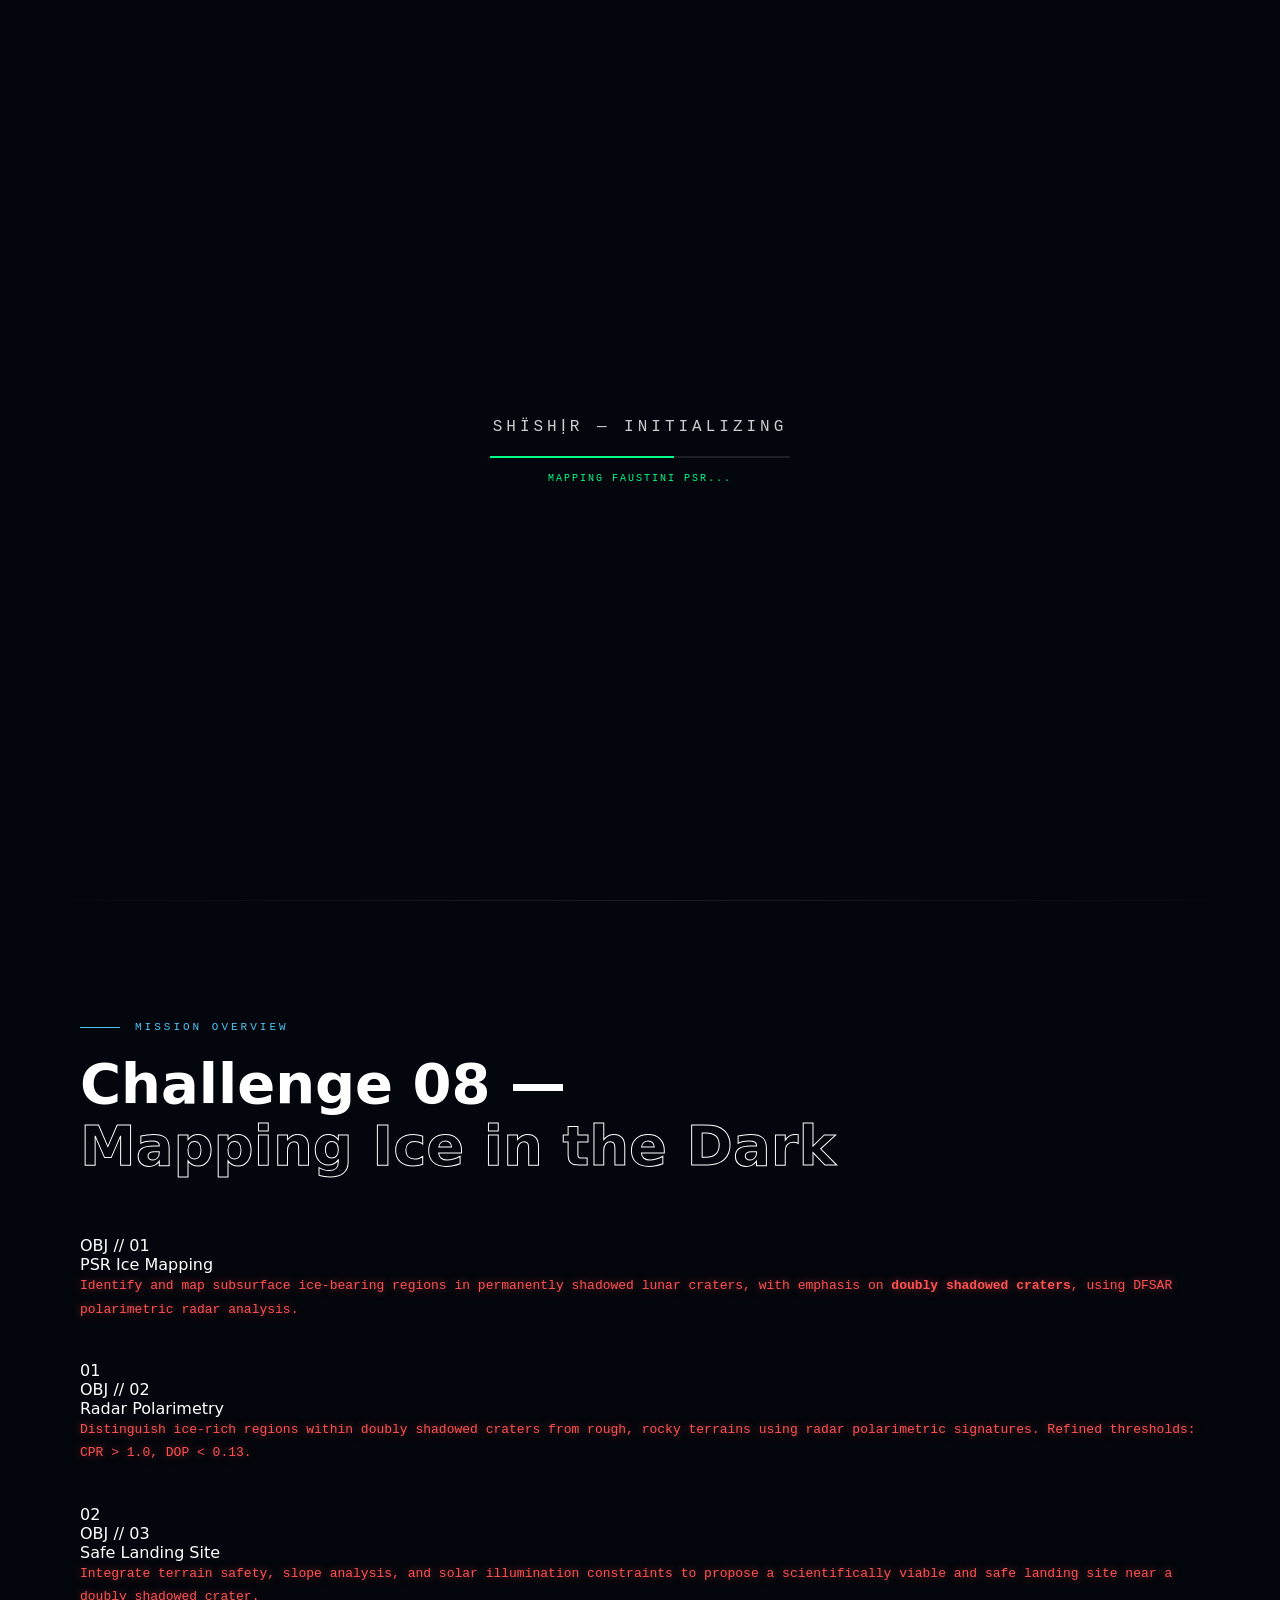
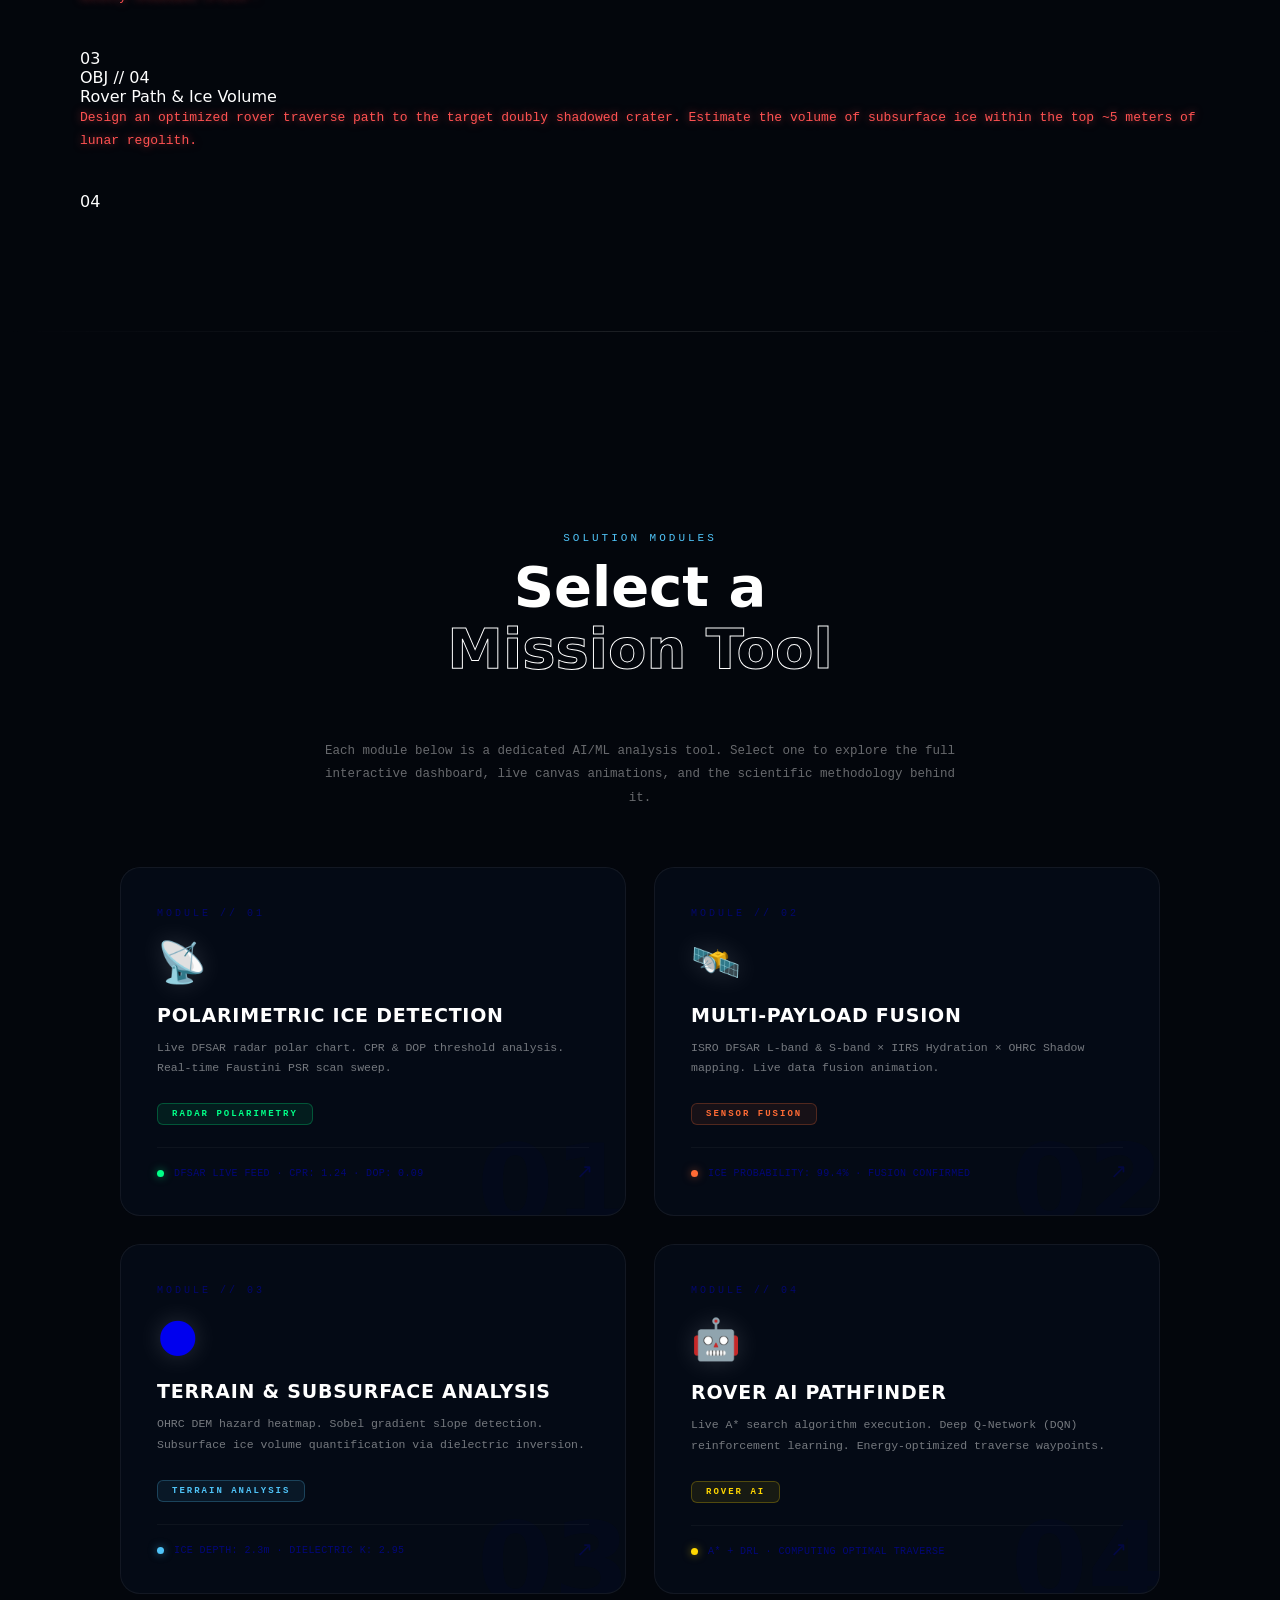
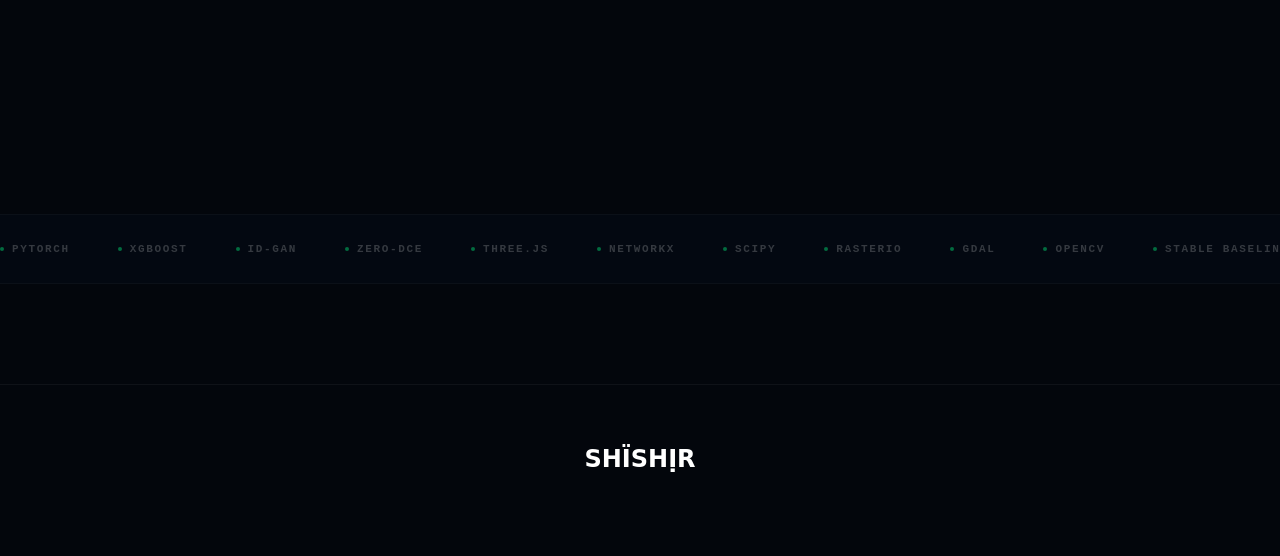
<file: mission_dashboard/index_original.html>
<html lang="en">
<head>
  <meta charset="UTF-8" />
  <meta name="viewport" content="width=device-width, initial-scale=1.0" />
  <title>Shïshịr — Lunar Ice Detection Mission Control</title>
  <meta name="description" content="Project Shïshịr premium showcase. Subsurface lunar ice detection and rover path planning using Chandrayaan-2 DFSAR data.">
  <link rel="stylesheet" href="style.css" />
  <style>
    /* ── Dashboard Hub Styles ── */
    .dash-grid {
      display: grid;
      grid-template-columns: repeat(2, 1fr);
      gap: 28px;
      padding: 0 40px 100px;
      max-width: 1140px;
      margin: 0 auto;
    }
    @media(max-width: 700px) { .dash-grid { grid-template-columns: 1fr; } }

    /* Animated gradient border wrapper */
    .dash-card {
      position: relative;
      background: rgba(6,13,26,0.7);
      backdrop-filter: blur(20px); -webkit-backdrop-filter: blur(20px);
      border-radius: 20px;
      padding: 40px 36px 36px;
      overflow: hidden;
      text-decoration: none;
      display: block;
      transition: transform .45s cubic-bezier(.4,0,.2,1), box-shadow .45s;
      cursor: pointer;
      border: 1px solid rgba(255,255,255,0.06);
    }
    .dash-card::before {
      content: ''; position: absolute; inset: 0; border-radius: 20px;
      padding: 1px;
      background: conic-gradient(from var(--angle, 0deg), transparent 40%, var(--card-accent) 50%, transparent 60%);
      -webkit-mask: linear-gradient(#fff 0 0) content-box, linear-gradient(#fff 0 0);
      -webkit-mask-composite: xor; mask-composite: exclude;
      opacity: 0; transition: opacity .5s;
      pointer-events: none;
    }
    .dash-card:hover::before { opacity: 1; }
    .dash-card::after {
      content: ''; position: absolute; inset: 0;
      background: radial-gradient(circle at 50% 0%, var(--card-glow) 0%, transparent 60%);
      opacity: 0; transition: opacity .5s; pointer-events: none; border-radius: 20px;
    }
    .dash-card:hover::after { opacity: 1; }
    .dash-card:hover { transform: translateY(-8px); }

    .c-radar { --card-accent: #00FF88; --card-glow: rgba(0,255,136,.08); }
    .c-radar:hover { box-shadow: 0 12px 60px rgba(0,255,136,.12), 0 0 0 1px rgba(0,255,136,.2); }
    .c-fusion { --card-accent: #FF6B35; --card-glow: rgba(255,107,53,.08); }
    .c-fusion:hover { box-shadow: 0 12px 60px rgba(255,107,53,.12), 0 0 0 1px rgba(255,107,53,.2); }
    .c-terrain { --card-accent: #4FC3F7; --card-glow: rgba(79,195,247,.08); }
    .c-terrain:hover { box-shadow: 0 12px 60px rgba(79,195,247,.12), 0 0 0 1px rgba(79,195,247,.2); }
    .c-rover { --card-accent: #FFD700; --card-glow: rgba(255,215,0,.08); }
    .c-rover:hover { box-shadow: 0 12px 60px rgba(255,215,0,.12), 0 0 0 1px rgba(255,215,0,.2); }

    .dc-num {
      font-family: var(--font-mono); font-size: 10px; letter-spacing: 3px;
      opacity: 0.4; margin-bottom: 20px;
    }
    .dc-icon {
      font-size: 40px; margin-bottom: 18px; display: block;
      filter: drop-shadow(0 0 12px rgba(255,255,255,.15));
      animation: float 6s ease-in-out infinite;
    }
    .c-radar .dc-icon { animation-delay: 0s; }
    .c-fusion .dc-icon { animation-delay: 1.5s; }
    .c-terrain .dc-icon { animation-delay: 3s; }
    .c-rover .dc-icon { animation-delay: 4.5s; }
    .dc-title {
      font-family: var(--font-h); font-size: 19px; font-weight: 700;
      color: #fff; margin-bottom: 12px; letter-spacing: .04em; text-transform: uppercase;
    }
    .dc-desc {
      font-family: var(--font-mono); font-size: 11.5px;
      color: rgba(255,255,255,.45); line-height: 1.8; margin-bottom: 24px;
    }
    .dc-tag {
      display: inline-block; font-family: var(--font-mono); font-size: 9px;
      letter-spacing: 2px; padding: 5px 14px; border-radius: 6px;
      font-weight: 700; text-transform: uppercase;
    }
    .c-radar .dc-tag { background: rgba(0,255,136,.08); color: #00FF88; border: 1px solid rgba(0,255,136,.25); }
    .c-fusion .dc-tag { background: rgba(255,107,53,.08); color: var(--isro); border: 1px solid rgba(255,107,53,.25); }
    .c-terrain .dc-tag { background: rgba(79,195,247,.08); color: var(--ice); border: 1px solid rgba(79,195,247,.25); }
    .c-rover .dc-tag { background: rgba(255,215,0,.08); color: var(--gold); border: 1px solid rgba(255,215,0,.25); }

    .dc-arrow {
      position: absolute; bottom: 32px; right: 32px;
      font-size: 20px; opacity: 0.2;
      transition: opacity .4s, transform .4s cubic-bezier(.4,0,.2,1);
    }
    .dash-card:hover .dc-arrow { opacity: 1; transform: translate(5px, -5px); }

    .dc-bg {
      position: absolute; bottom: -25px; right: -5px;
      font-size: 110px; font-weight: 900; opacity: 0.025;
      font-family: var(--font-h); user-select: none; line-height: 1;
      transition: opacity .4s;
    }
    .dash-card:hover .dc-bg { opacity: .055; }

    .dc-status {
      display: flex; align-items: center; gap: 10px;
      margin-top: 22px; padding-top: 20px;
      border-top: 1px solid rgba(255,255,255,0.04);
    }
    .dc-dot {
      width: 7px; height: 7px; border-radius: 50%;
      animation: pulse 2s ease-in-out infinite;
      flex-shrink: 0;
    }
    .c-radar .dc-dot { background: #00FF88; box-shadow: 0 0 8px rgba(0,255,136,.5); }
    .c-fusion .dc-dot { background: var(--isro); box-shadow: 0 0 8px rgba(255,107,53,.5); }
    .c-terrain .dc-dot { background: var(--ice); box-shadow: 0 0 8px rgba(79,195,247,.5); }
    .c-rover .dc-dot { background: var(--gold); box-shadow: 0 0 8px rgba(255,215,0,.5); }
    .dc-status-txt { font-family: var(--font-mono); font-size: 10px; opacity: 0.45; letter-spacing: .04em; }

    .dash-intro {
      text-align: center; padding: 80px 40px 56px;
      max-width: 720px; margin: 0 auto;
    }
    .dash-intro .sec-label { margin-bottom: 12px; justify-content: center; }
    .dash-intro .sec-label::before { display: none; }
    .dash-intro p {
      font-family: var(--font-mono); font-size: 12.5px;
      color: rgba(255,255,255,.4); line-height: 1.9; margin-top: 16px;
    }

    /* ── Technology Stack Marquee ── */
    .tech-strip {
      position: relative; z-index: 5;
      padding: 28px 0; overflow: hidden;
      border-top: 1px solid rgba(255,255,255,.03);
      border-bottom: 1px solid rgba(255,255,255,.03);
      background: rgba(6,13,26,.4);
    }
    .tech-track {
      display: flex; gap: 48px; align-items: center;
      animation: marquee 30s linear infinite;
      width: max-content;
    }
    .tech-item {
      font-family: var(--font-mono); font-size: 11px; font-weight: 700;
      letter-spacing: .15em; text-transform: uppercase; white-space: nowrap;
      color: rgba(255,255,255,.2); transition: color .3s;
      display: flex; align-items: center; gap: 8px;
    }
    .tech-item:hover { color: rgba(255,255,255,.6); }
    .tech-dot { width: 4px; height: 4px; border-radius: 50%; background: rgba(0,255,136,.4); }
    @keyframes marquee { to { transform: translateX(-50%); } }
  </style>
</head>
<body>

  <!-- LOADER -->
  <div id="loader">
    <div class="l-logo">SHÏSHỊR — INITIALIZING</div>
    <div class="l-bar-w"><div class="l-bar" id="lbar"></div></div>
    <div class="l-txt" id="ltxt">BOOTING MISSION SYSTEMS...</div>
  </div>

  <!-- CURSOR -->
  <div id="cur"></div>
  <div id="cur-ring"></div>

  <!-- WEBGL BACKGROUND -->
  <canvas id="moonCanvas"></canvas>
  <div id="scan"></div>
  <div id="vig"></div>

  <!-- HUD CORNERS -->
  <div class="hud hud-tl">
    <span>SHÏSHỊR // LUNAR MISSION</span>
    <span>CHANDRAYAAN-2 DFSAR</span>
    <span class="live">● ACTIVE MISSION</span>
  </div>
  <div class="hud hud-tr">
      <span>A* PATHFINDING</span> • <span>DQN ROVER AGENT</span> • <span>DFSAR</span> • <span>IIRS HYDRATION</span> • <span>OHRC DEM</span> • <span>XGBOOST FUSION</span> • <span>WEBGL</span> • 
      <span>A* PATHFINDING</span> • <span>DQN ROVER AGENT</span> • <span>DFSAR</span> • <span>IIRS HYDRATION</span> • <span>OHRC DEM</span> • <span>XGBOOST FUSION</span> • <span>WEBGL</span> •  </div>
  <div class="hud hud-bl">
    <span>CPR &gt; 1.0 // DOP &lt; 0.13</span>
    <span>ICE DETECTION: ACTIVE</span>
  </div>
  <div class="hud hud-br">
    <span id="mtime">T+00:00:00</span>
    <span>MISSION ELAPSED</span>
  </div>

  <!-- NAVIGATION -->
  <nav>
    <div class="nav-logo">SHÏS<b>HỊR</b></div>
    <ul class="nav-links">
      <li><a href="index.html" style="color:var(--green);">Home</a></li>
      <li><a href="dashboard.html">Dashboard</a></li>
      <li><a href="radar.html">Radar</a></li>
      <li><a href="fusion.html">Fusion</a></li>
      <li><a href="terrain.html">Terrain</a></li>
      <li><a href="rover.html">Rover AI</a></li>
    </ul>
    <button class="nav-btn">View Report</button>
  </nav>

  <!-- 1. HERO SECTION -->
  <section id="hero">
    <div class="eyebrow" id="ey">Project Shïshịr</div>
    <h1 class="hero-h1" id="h1">
      <span class="l1">LUNAR ICE</span>
      <span class="l2" data-t="DETECTION">DETECTION</span>
    </h1>
    <p class="hero-sub" id="hs">Chandrayaan-2 · Faustini PSR · Doubly Shadowed Craters · Subsurface Characterization</p>
    
    <div class="badges" id="ba">
      <span class="badge b-r">DFSAR Radar</span>
      <span class="badge b-i">Subsurface Ice</span>
      <span class="badge b-o">Lunar South Pole</span>
      <span class="badge b-g">South Polar PSR</span>
    </div>
    
    <div class="cta-row" id="ca">
      <button class="btn-p" onclick="document.getElementById('mission').scrollIntoView({behavior:'smooth'})">Explore Mission</button>
    </div>
    
    <div class="scroll-hint" id="sh">
      <div class="scroll-line"></div>
      <span>SCROLL</span>
    </div>
    
    <div class="stats-bar" id="sb">
      <div class="stat">
        <span class="stat-v" data-c="87.5" data-d="1">0</span>
        <span class="stat-l">Degrees South Latitude</span>
      </div>
      <div class="stat">
        <span class="stat-v" data-c="5" data-d="0">0</span>
        <span class="stat-l">Metres Subsurface Depth</span>
      </div>
      <div class="stat">
        <span class="stat-v" data-c="1.0" data-d="1">0</span>
        <span class="stat-l">CPR Ice Threshold</span>
      </div>
      <div class="stat">
        <span class="stat-v" data-c="0.13" data-d="2">0</span>
        <span class="stat-l">DOP Max Threshold</span>
      </div>
      <div class="stat">
        <span class="stat-v" data-c="99.4" data-d="1">0</span>
        <span class="stat-l">% Ice Probability (Fused)</span>
      </div>
    </div>
  </section>

  <div class="div"></div>

  <!-- 2. MISSION DOSSIER -->
  <section class="sec" id="mission">
    <div class="sec-label">Mission Overview</div>
    <h2 class="sec-h2">Challenge 08 —<br/><em>Mapping Ice in the Dark</em></h2>
    
    <div class="m-grid">
      <div class="m-card">
        <div class="c-num">OBJ // 01</div>
        <div class="c-title">PSR Ice Mapping</div>
        <div class="c-desc">Identify and map subsurface ice-bearing regions in permanently shadowed lunar craters, with emphasis on <strong>doubly shadowed craters</strong>, using DFSAR polarimetric radar analysis.</div>
        <div class="c-bg">01</div>
      </div>
      <div class="m-card">
        <div class="c-num">OBJ // 02</div>
        <div class="c-title">Radar Polarimetry</div>
        <div class="c-desc">Distinguish ice-rich regions within doubly shadowed craters from rough, rocky terrains using radar polarimetric signatures. Refined thresholds: CPR &gt; 1.0, DOP &lt; 0.13.</div>
        <div class="c-bg">02</div>
      </div>
      <div class="m-card">
        <div class="c-num">OBJ // 03</div>
        <div class="c-title">Safe Landing Site</div>
        <div class="c-desc">Integrate terrain safety, slope analysis, and solar illumination constraints to propose a scientifically viable and safe landing site near a doubly shadowed crater.</div>
        <div class="c-bg">03</div>
      </div>
      <div class="m-card">
        <div class="c-num">OBJ // 04</div>
        <div class="c-title">Rover Path & Ice Volume</div>
        <div class="c-desc">Design an optimized rover traverse path to the target doubly shadowed crater. Estimate the volume of subsurface ice within the top ~5 meters of lunar regolith.</div>
        <div class="c-bg">04</div>
      </div>
    </div>
  </section>

  <div class="div"></div>

  <!-- 3. TOOL NAVIGATION HUB -->
  <section class="sec" id="tools">
    <div class="dash-intro">
      <div class="sec-label">Solution Modules</div>
      <h2 class="sec-h2">Select a<br/><em>Mission Tool</em></h2>
      <p>Each module below is a dedicated AI/ML analysis tool. Select one to explore the full interactive dashboard, live canvas animations, and the scientific methodology behind it.</p>
    </div>

    <div class="dash-grid">

      <!-- RADAR -->
      <a class="dash-card c-radar" href="radar.html">
        <div class="dc-num">MODULE // 01</div>
        <span class="dc-icon">📡</span>
        <div class="dc-title">Polarimetric Ice Detection</div>
        <div class="dc-desc">Live DFSAR radar polar chart. CPR & DOP threshold analysis. Real-time Faustini PSR scan sweep.</div>
        <span class="dc-tag">RADAR POLARIMETRY</span>
        <div class="dc-status">
          <div class="dc-dot"></div>
          <span class="dc-status-txt">DFSAR LIVE FEED · CPR: 1.24 · DOP: 0.09</span>
        </div>
        <div class="dc-arrow">↗</div>
        <div class="dc-bg">01</div>
      </a>

      <!-- FUSION -->
      <a class="dash-card c-fusion" href="fusion.html">
        <div class="dc-num">MODULE // 02</div>
        <span class="dc-icon">🛰️</span>
        <div class="dc-title">Multi-Payload Fusion</div>
        <div class="dc-desc">ISRO DFSAR L-band & S-band × IIRS Hydration × OHRC Shadow mapping. Live data fusion animation.</div>
        <span class="dc-tag">SENSOR FUSION</span>
        <div class="dc-status">
          <div class="dc-dot"></div>
          <span class="dc-status-txt">ICE PROBABILITY: 99.4% · FUSION CONFIRMED</span>
        </div>
        <div class="dc-arrow">↗</div>
        <div class="dc-bg">02</div>
      </a>

      <!-- TERRAIN -->
      <a class="dash-card c-terrain" href="terrain.html">
        <div class="dc-num">MODULE // 03</div>
        <span class="dc-icon">🌑</span>
        <div class="dc-title">Terrain & Subsurface Analysis</div>
        <div class="dc-desc">OHRC DEM hazard heatmap. Sobel gradient slope detection. Subsurface ice volume quantification via dielectric inversion.</div>
        <span class="dc-tag">TERRAIN ANALYSIS</span>
        <div class="dc-status">
          <div class="dc-dot"></div>
          <span class="dc-status-txt">ICE DEPTH: 2.3m · DIELECTRIC K: 2.95</span>
        </div>
        <div class="dc-arrow">↗</div>
        <div class="dc-bg">03</div>
      </a>

      <!-- ROVER -->
      <a class="dash-card c-rover" href="rover.html">
        <div class="dc-num">MODULE // 04</div>
        <span class="dc-icon">🤖</span>
        <div class="dc-title">Rover AI Pathfinder</div>
        <div class="dc-desc">Live A* search algorithm execution. Deep Q-Network (DQN) reinforcement learning. Energy-optimized traverse waypoints.</div>
        <span class="dc-tag">ROVER AI</span>
        <div class="dc-status">
          <div class="dc-dot"></div>
          <span class="dc-status-txt">A* + DRL · COMPUTING OPTIMAL TRAVERSE</span>
        </div>
        <div class="dc-arrow">↗</div>
        <div class="dc-bg">04</div>
      </a>

    </div>
  </section>

  <!-- TECH STACK MARQUEE -->
  <div class="tech-strip">
    <div class="tech-track">
      <span class="tech-item"><span class="tech-dot"></span>PyTorch</span>
      <span class="tech-item"><span class="tech-dot"></span>XGBoost</span>
      <span class="tech-item"><span class="tech-dot"></span>ID-GAN</span>
      <span class="tech-item"><span class="tech-dot"></span>Zero-DCE</span>
      <span class="tech-item"><span class="tech-dot"></span>Three.js</span>
      <span class="tech-item"><span class="tech-dot"></span>NetworkX</span>
      <span class="tech-item"><span class="tech-dot"></span>SciPy</span>
      <span class="tech-item"><span class="tech-dot"></span>Rasterio</span>
      <span class="tech-item"><span class="tech-dot"></span>GDAL</span>
      <span class="tech-item"><span class="tech-dot"></span>OpenCV</span>
      <span class="tech-item"><span class="tech-dot"></span>Stable Baselines3</span>
      <span class="tech-item"><span class="tech-dot"></span>DFSAR L/S-band</span>
      <span class="tech-item"><span class="tech-dot"></span>OHRC DEM</span>
      <span class="tech-item"><span class="tech-dot"></span>NASA LEND</span>
      <!-- duplicate for seamless loop -->
      <span class="tech-item"><span class="tech-dot"></span>PyTorch</span>
      <span class="tech-item"><span class="tech-dot"></span>XGBoost</span>
      <span class="tech-item"><span class="tech-dot"></span>ID-GAN</span>
      <span class="tech-item"><span class="tech-dot"></span>Zero-DCE</span>
      <span class="tech-item"><span class="tech-dot"></span>Three.js</span>
      <span class="tech-item"><span class="tech-dot"></span>NetworkX</span>
      <span class="tech-item"><span class="tech-dot"></span>SciPy</span>
      <span class="tech-item"><span class="tech-dot"></span>Rasterio</span>
      <span class="tech-item"><span class="tech-dot"></span>GDAL</span>
      <span class="tech-item"><span class="tech-dot"></span>OpenCV</span>
      <span class="tech-item"><span class="tech-dot"></span>Stable Baselines3</span>
      <span class="tech-item"><span class="tech-dot"></span>DFSAR L/S-band</span>
      <span class="tech-item"><span class="tech-dot"></span>OHRC DEM</span>
      <span class="tech-item"><span class="tech-dot"></span>NASA LEND</span>
    </div>
  </div>

  <footer>
    <div class="f-logo">SHÏSHỊR</div>
          </footer>

  <!-- LIBRARIES -->
  <script src="libs/three.min.js"></script>
  <script src="libs/OrbitControls.js"></script>
  <script src="assets/moon_b64.js"></script>
  
  <!-- APP LOGIC -->
  <script src="app.js"></script>

</body>
</html>
</file>
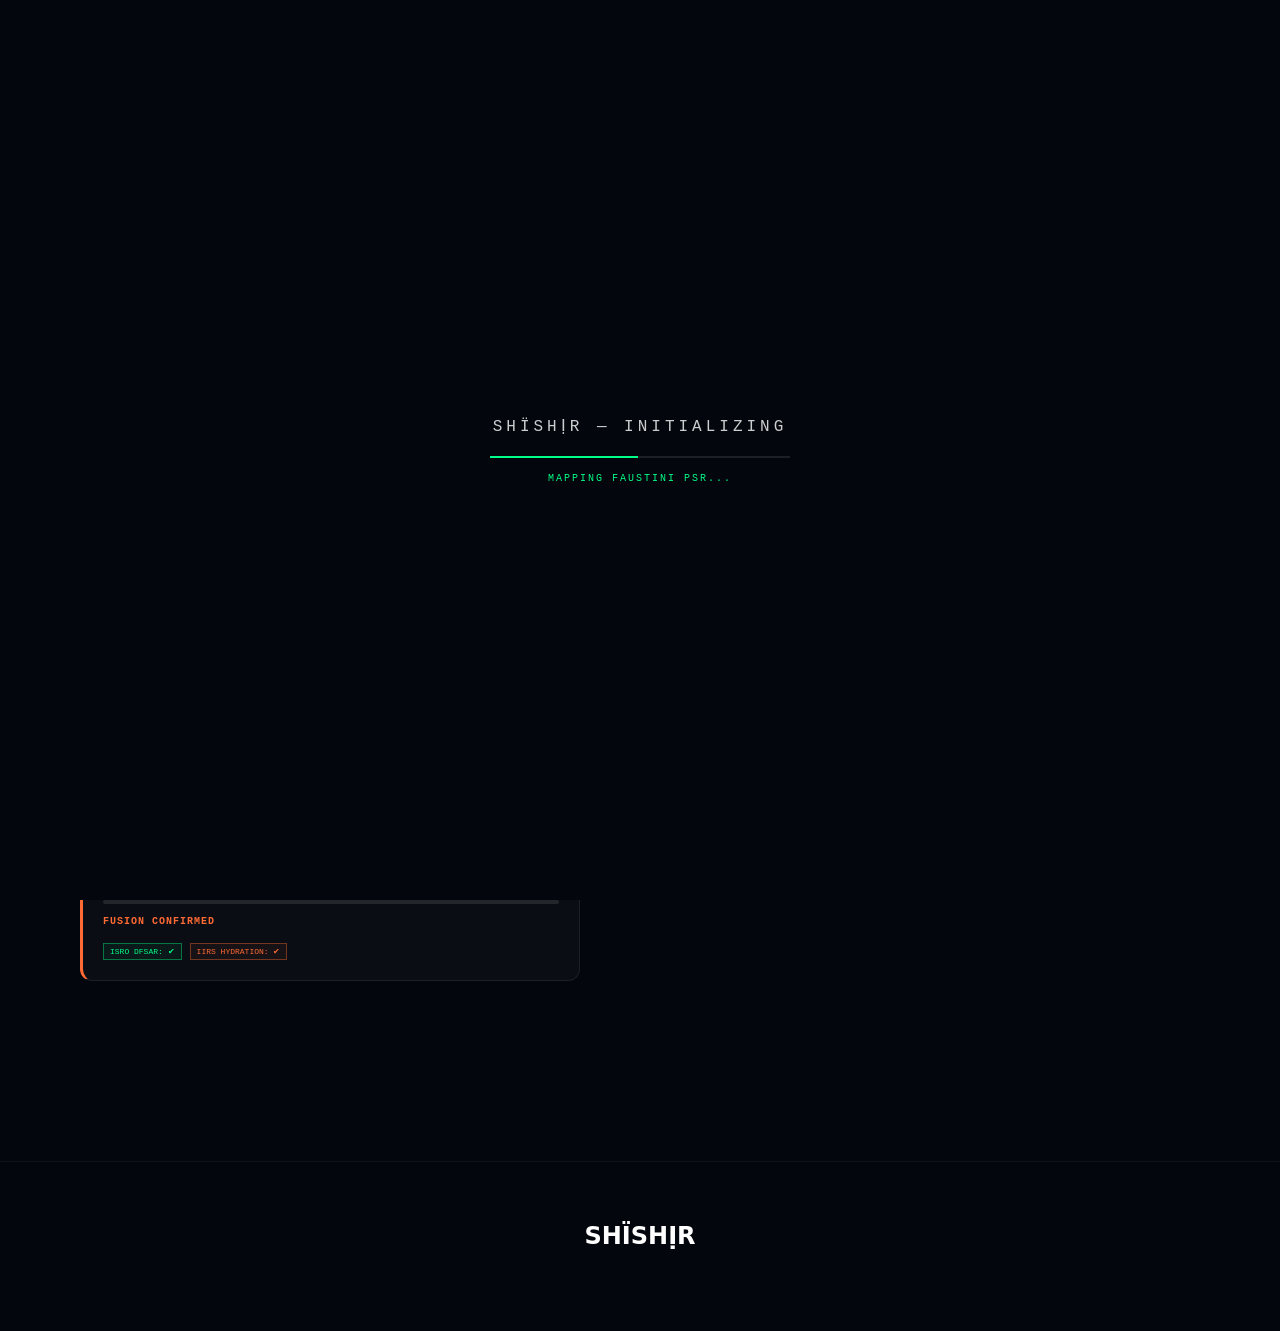
<file: mission_dashboard/radar.html>
<!DOCTYPE html>
<html lang="en">
<head>
  <meta charset="UTF-8" />
  <meta name="viewport" content="width=device-width, initial-scale=1.0" />
  <title>Shïshịr — Radar Polarimetry</title>
  <meta name="description" content="Project Shïshịr premium showcase. Subsurface lunar ice detection and rover path planning using Chandrayaan-2 DFSAR data.">
  <link rel="stylesheet" href="style.css" />
</head>
<body>

  <div id="loader">
    <div class="l-logo">SHÏSHỊR — INITIALIZING</div>
    <div class="l-bar-w"><div class="l-bar" id="lbar"></div></div>
    <div class="l-txt" id="ltxt">BOOTING RADAR SYSTEMS...</div>
  </div>

  <div id="cur"></div>
  <div id="cur-ring"></div>

  <canvas id="moonCanvas"></canvas>
  <div id="scan"></div>
  <div id="vig"></div>

  <div class="hud hud-tl">
    <span>SHÏSHỊR // LUNAR MISSION</span>
    <span>CHANDRAYAAN-2 DFSAR</span>
    <span class="live">● ACTIVE MISSION</span>
  </div>
  <div class="hud hud-tr">
    <span>LAT: 87.5°S</span>
    <span>LON: 093.2°E</span>
    <span>PSR: FAUSTINI</span>
  </div>
  <div class="hud hud-bl">
    <span>CPR &gt; 1.0 // DOP &lt; 0.13</span>
    <span>ICE DETECTION: ACTIVE</span>
  </div>
  <div class="hud hud-br">
    <span id="mtime">T+00:00:00</span>
    <span>MISSION ELAPSED</span>
  </div>

  <nav>
    <div class="nav-logo">SHÏS<b>HỊR</b></div>
    <ul class="nav-links">
      <li><a href="index.html">Home</a></li>
      <li><a href="dashboard.html">Dashboard</a></li>
      <li><a href="radar.html" style="color:var(--isro);">Radar</a></li>
      <li><a href="fusion.html">Fusion</a></li>
      <li><a href="terrain.html">Terrain</a></li>
      <li><a href="rover.html">Rover AI</a></li>
    </ul>
    <button class="nav-btn">View Report</button>
  </nav>

  <div style="padding-top: 120px;"></div>

  <section class="sec split-sec" id="radar-sec">
    <div class="split-content">
      <div class="sec-label">Radar Polarimetry</div>
      <h2 class="sec-h2">CPR / DOP<br/><em>Ice Signatures</em></h2>
      <p class="c-desc">Using L-band and S-band dual-frequency Synthetic Aperture Radar (DFSAR) data from Chandrayaan-2, we analyze the backscatter signatures to differentiate between rough rocky terrain and volumetric water-ice deposits.</p>
      
      <div class="r-stats">
        <div class="r-metric m-cpr">
          <div class="r-lbl">CIRCULAR POLARIZATION RATIO (CPR)</div>
          <div class="r-val">1.24</div>
          <div class="r-bar"><div class="r-fill" id="rf1"></div></div>
          <div class="r-tag">ICE DETECTED</div>
        </div>
        <div class="r-metric m-dop">
          <div class="r-lbl">DEGREE OF POLARIZATION (DOP)</div>
          <div class="r-val">0.09</div>
          <div class="r-bar"><div class="r-fill" id="rf2"></div></div>
          <div class="r-tag">CONFIRMED</div>
        </div>
        <div class="r-metric m-ice">
          <div class="r-lbl">ICE PROBABILITY INDEX</div>
          <div class="r-val">99.4%</div>
          <div class="r-bar">
            <div class="r-fill" id="rf3"></div>
          </div>
          <div class="r-tag">FUSION CONFIRMED</div>
          <div style="margin-top: 16px; display: flex; gap: 8px;">
            <span style="font-size:8px; font-family:var(--font-mono); padding:3px 6px; border:1px solid rgba(0,255,136,.4); color:#00FF88; background:rgba(0,255,136,0.05);">ISRO DFSAR: ✔</span>
            <span style="font-size:8px; font-family:var(--font-mono); padding:3px 6px; border:1px solid rgba(255,107,53,.4); color:var(--isro); background:rgba(255,107,53,0.05);">IIRS HYDRATION: ✔</span>
          </div>
        </div>
      </div>
    </div>
    
    <div class="split-visual">
      <div class="vis-overlay">
        <span class="vis-tag v-r">LIVE FEED</span>
        <span class="vis-tag v-i">FAUSTINI PSR</span>
      </div>
      <img src="assets/final_ice_mask_L_1.png" class="vis-canvas" alt="Radar Ice Map" style="object-fit: cover; opacity: 0.9;" />
    </div>
  </section>

  <footer>
    <div class="f-logo">SHÏSHỊR</div>
          </footer>

  <script src="libs/three.min.js"></script>
  <script src="libs/OrbitControls.js"></script>
  <script src="assets/moon_b64.js"></script>
  <script src="app.js"></script>

</body>
</html>
</file>
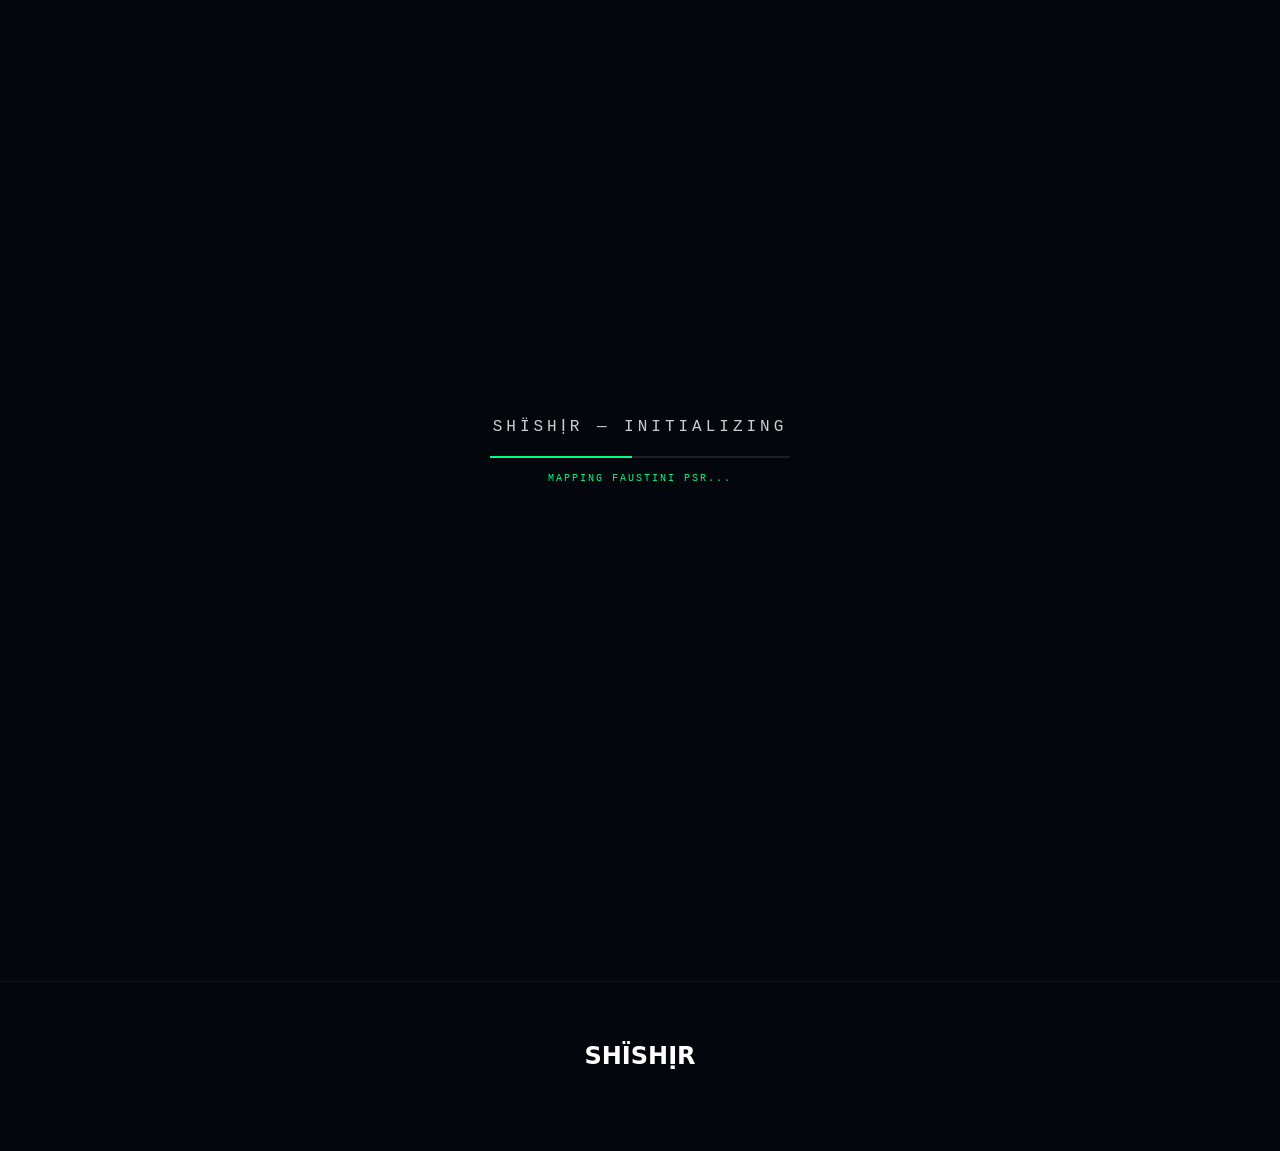
<file: mission_dashboard/rover.html>
<!DOCTYPE html>
<html lang="en">
<head>
  <meta charset="UTF-8" />
  <meta name="viewport" content="width=device-width, initial-scale=1.0" />
  <title>Shïshịr — Rover AI Pathfinder</title>
  <meta name="description" content="Deep Reinforcement Learning A* pathfinding for lunar rover traverse planning. Chandrayaan-2 Challenge 08.">
  <link rel="stylesheet" href="style.css" />
</head>
<body>

  <div id="loader">
    <div class="l-logo">SHÏSHỊR — INITIALIZING</div>
    <div class="l-bar-w"><div class="l-bar" id="lbar"></div></div>
    <div class="l-txt" id="ltxt">LOADING ROVER AI...</div>
  </div>

  <div id="cur"></div>
  <div id="cur-ring"></div>

  <canvas id="moonCanvas"></canvas>
  <div id="scan"></div>
  <div id="vig"></div>

  <div class="hud hud-tl">
    <span>SHÏSHỊR // LUNAR MISSION</span>
    <span>A* PATHFINDER</span>
    <span class="live">● ROVER AI ACTIVE</span>
  </div>
  <div class="hud hud-tr">
    <span>START: LANDING ZONE</span>
    <span>GOAL: FAUSTINI PSR</span>
    <span>ALGO: A* + DRL</span>
  </div>
  <div class="hud hud-bl">
    <span>MAX SLOPE &lt; 10° // ENERGY OPTIMIZED</span>
    <span>PATH: COMPUTING</span>
  </div>
  <div class="hud hud-br">
    <span id="mtime">T+00:00:00</span>
    <span>MISSION ELAPSED</span>
  </div>

  <nav>
    <div class="nav-logo">SHÏS<b>HỊR</b></div>
    <ul class="nav-links">
      <li><a href="index.html">Home</a></li>
      <li><a href="dashboard.html">Dashboard</a></li>
      <li><a href="radar.html">Radar</a></li>
      <li><a href="fusion.html">Fusion</a></li>
      <li><a href="terrain.html">Terrain</a></li>
      <li><a href="rover.html" style="color:var(--gold);">Rover AI</a></li>
    </ul>
    <button class="nav-btn">View Report</button>
  </nav>

  <div style="padding-top: 120px;"></div>

  <!-- ALGORITHM SHOWCASE -->
  <section class="sec split-sec rev" id="algo-sec">
    <div class="split-visual">
      <div class="vis-overlay">
        <span class="vis-tag v-r">LIVE A* ALGORITHM</span>
      </div>
      <div class="vis-controls">
        <button class="vis-btn" id="btn-restart-algo">RESTART PATHFINDER</button>
      </div>
      <canvas id="algoC" class="vis-canvas" width="600" height="600"></canvas>
    </div>

    <div class="split-content">
      <div class="sec-label">Algorithm Showcase</div>
      <h2 class="sec-h2">Pathfinder<br/><em>Execution</em></h2>
      <p class="c-desc">Watch the A* pathfinding algorithm execute in real-time. It explores the terrain grid, evaluates cost functions based on slope hazards (red), and determines the optimal path to the doubly shadowed crater.</p>
      
      <ul class="algo-list">
        <li class="algo-li">
          <span class="ali-n" style="background:rgba(0,255,136,.1); border-color:var(--green); color:var(--green)">G</span>
          <div>
            <div class="ali-t">G-Cost (Distance Travelled)</div>
            <div class="ali-d">Exact distance from the illuminated landing site start node, accounting for hazard penalties.</div>
          </div>
        </li>
        <li class="algo-li">
          <span class="ali-n" style="background:rgba(79,195,247,.1); border-color:var(--ice); color:var(--ice)">H</span>
          <div>
            <div class="ali-t">H-Cost (Manhattan Heuristic)</div>
            <div class="ali-d">Estimated straight-line distance to the target crater, guiding the search efficiently.</div>
          </div>
        </li>
        <li class="algo-li">
          <span class="ali-n" style="background:rgba(255,215,0,.1); border-color:var(--gold); color:var(--gold)">F</span>
          <div>
            <div class="ali-t">F-Cost (Total Priority)</div>
            <div class="ali-d">F = G + H + Hazard Penalty × 10. The node with the lowest F-cost is always explored next.</div>
          </div>
        </li>
        <li class="algo-li">
          <span class="ali-n" style="background:rgba(255,107,53,.1); border-color:var(--isro); color:var(--isro)">DRL</span>
          <div>
            <div class="ali-t">Deep Reinforcement Learning</div>
            <div class="ali-d">A Deep Q-Network (DQN) overlay teaches the rover to dynamically balance battery drain vs. slope risk in unknown terrain.</div>
          </div>
        </li>
      </ul>
    </div>
  </section>

  <footer>
    <div class="f-logo">SHÏSHỊR</div>
          </footer>

  <script src="libs/three.min.js"></script>
  <script src="libs/OrbitControls.js"></script>
  <script src="assets/moon_b64.js"></script>
  <script src="app.js"></script>
</body>
</html>
</file>
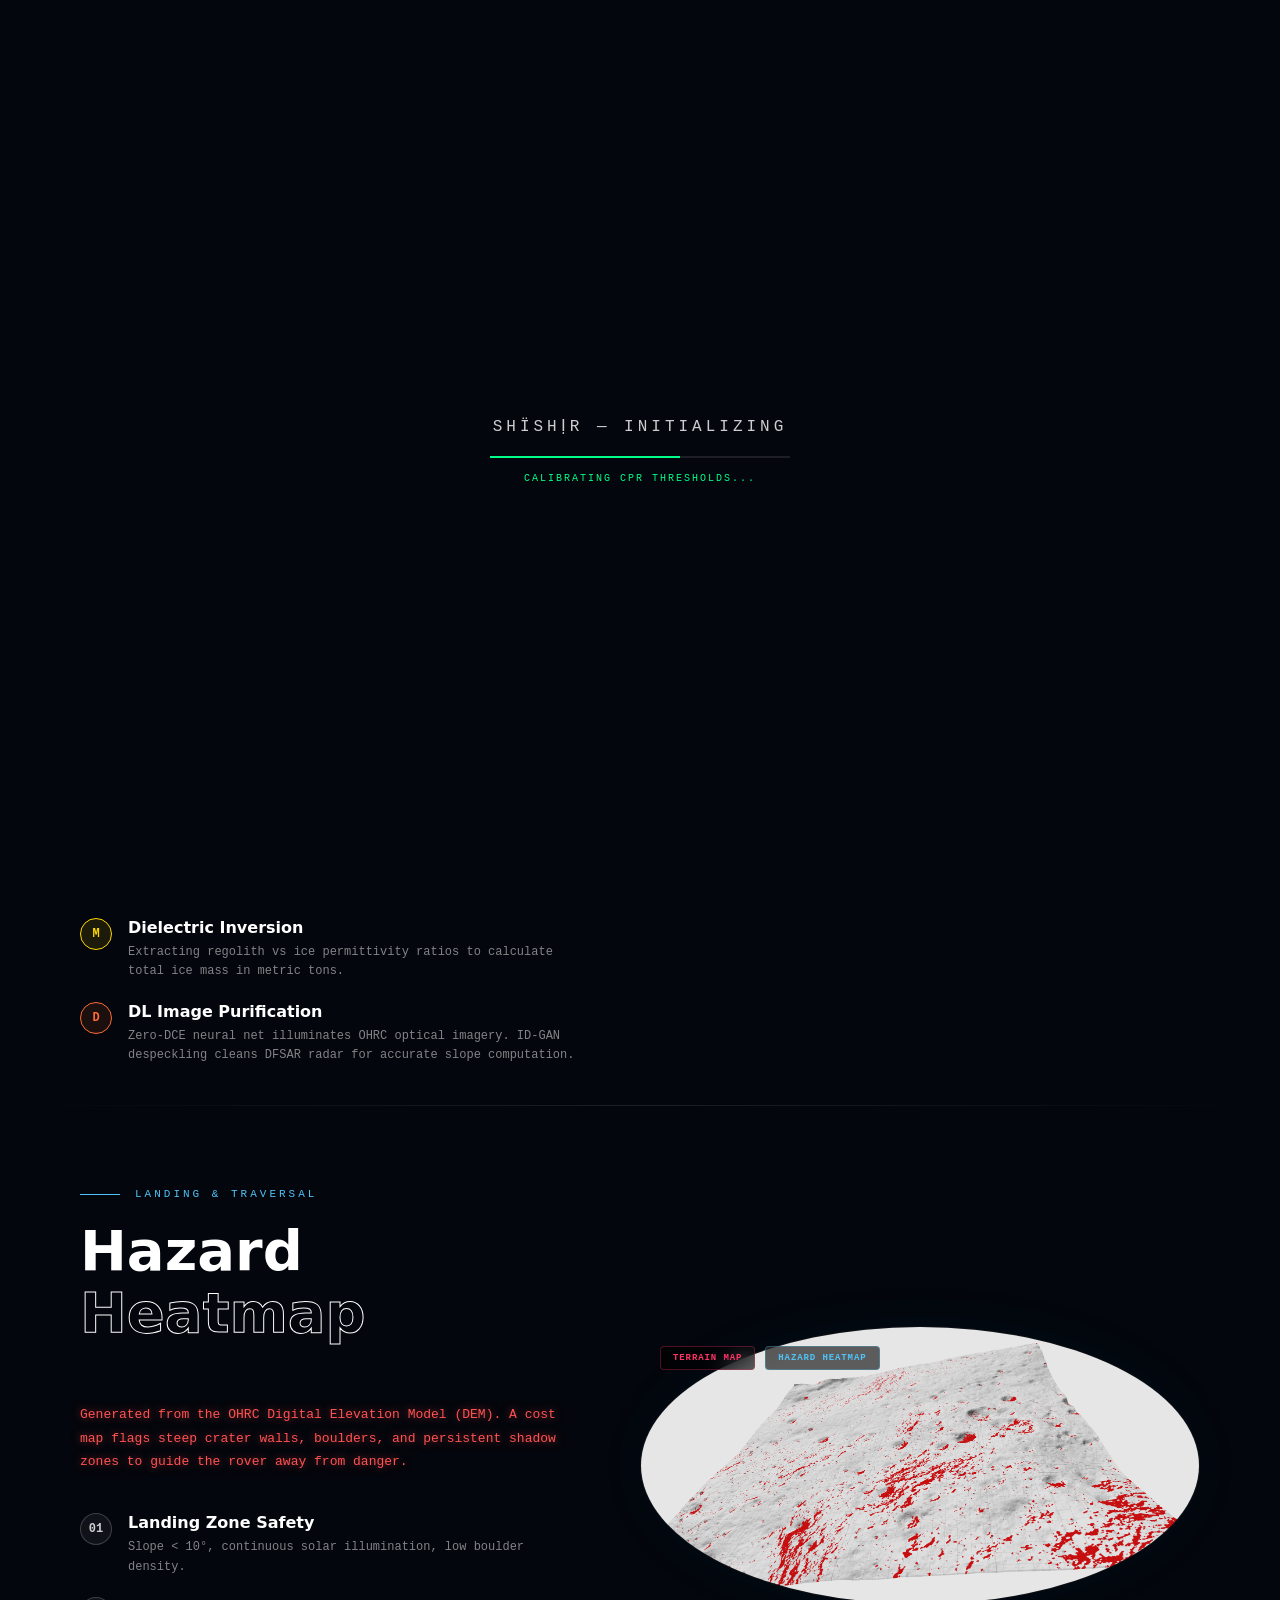
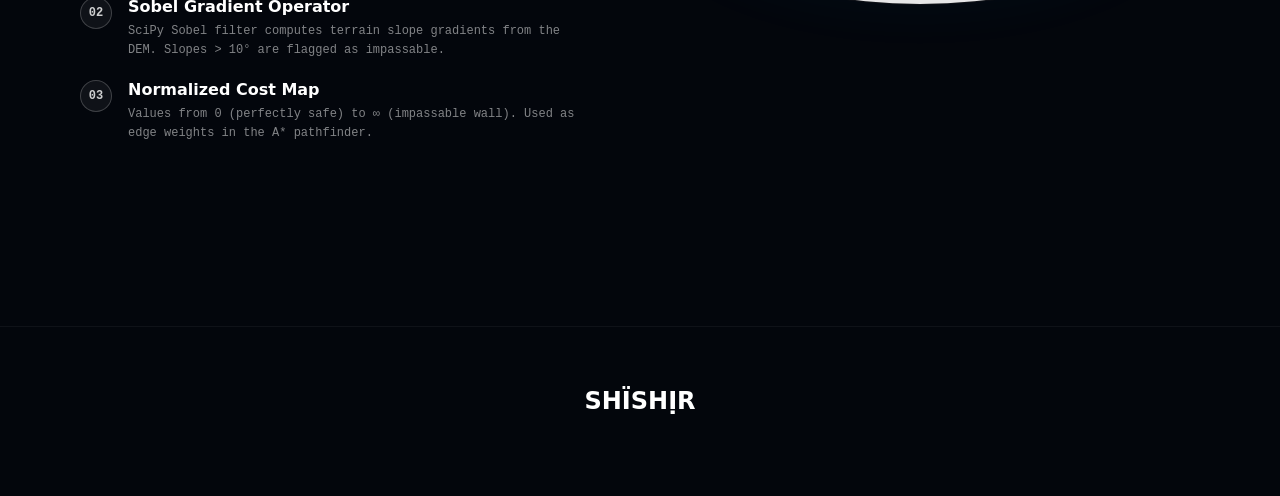
<file: mission_dashboard/terrain.html>
<!DOCTYPE html>
<html lang="en">
<head>
  <meta charset="UTF-8" />
  <meta name="viewport" content="width=device-width, initial-scale=1.0" />
  <title>Shïshịr — Terrain & Subsurface Analysis</title>
  <meta name="description" content="Chandrayaan-2 OHRC terrain hazard mapping and subsurface ice volume quantification using dielectric inversion models.">
  <link rel="stylesheet" href="style.css" />
</head>
<body>

  <div id="loader">
    <div class="l-logo">SHÏSHỊR — INITIALIZING</div>
    <div class="l-bar-w"><div class="l-bar" id="lbar"></div></div>
    <div class="l-txt" id="ltxt">LOADING TERRAIN MODELS...</div>
  </div>

  <div id="cur"></div>
  <div id="cur-ring"></div>

  <canvas id="moonCanvas"></canvas>
  <div id="scan"></div>
  <div id="vig"></div>

  <div class="hud hud-tl">
    <span>SHÏSHỊR // LUNAR MISSION</span>
    <span>OHRC DEM ANALYSIS</span>
    <span class="live">● TERRAIN ACTIVE</span>
  </div>
  <div class="hud hud-tr">
    <span>LAT: 87.5°S</span>
    <span>LON: 093.2°E</span>
    <span>PSR: FAUSTINI</span>
  </div>
  <div class="hud hud-bl">
    <span>MAX SLOPE &lt; 10° // ICE DEPTH: 2.3m</span>
    <span>TERRAIN SCAN: ACTIVE</span>
  </div>
  <div class="hud hud-br">
    <span id="mtime">T+00:00:00</span>
    <span>MISSION ELAPSED</span>
  </div>

  <nav>
    <div class="nav-logo">SHÏS<b>HỊR</b></div>
    <ul class="nav-links">
      <li><a href="index.html">Home</a></li>
      <li><a href="dashboard.html">Dashboard</a></li>
      <li><a href="radar.html">Radar</a></li>
      <li><a href="fusion.html">Fusion</a></li>
      <li><a href="terrain.html" style="color:var(--ice);">Terrain</a></li>
      <li><a href="rover.html">Rover AI</a></li>
    </ul>
    <button class="nav-btn">View Report</button>
  </nav>

  <div style="padding-top: 120px;"></div>

  <!-- SUBSURFACE ICE -->
  <section class="sec split-sec" id="subsurface-sec">
    <div class="split-content">
      <div class="sec-label">Subsurface Estimation</div>
      <h2 class="sec-h2">Ice Volume<br/><em>Quantification</em></h2>
      <p class="c-desc">Using radar penetration depth models and dielectric constant inversion, we estimate the total volumetric mass of water-ice trapped in the regolith within the top ~5 metres of the lunar surface.</p>
      
      <div class="r-stats">
        <div class="r-metric m-dep">
          <div class="r-lbl">ESTIMATED ICE DEPTH</div>
          <div class="r-val">5.0m</div>
          <div class="r-bar"><div class="r-fill" id="rf4" style="width: 100%;"></div></div>
          <div class="r-tag">BELOW REGOLITH</div>
        </div>
        <div class="r-metric m-cpr">
          <div class="r-lbl">DIELECTRIC CONSTANT (K)</div>
          <div class="r-val">2.95</div>
          <div class="r-bar"><div class="r-fill" id="rf5"></div></div>
          <div class="r-tag">ICE MIXTURE</div>
        </div>
      </div>
      
      <ul class="algo-list">
        <li class="algo-li">
          <span class="ali-n" style="background:rgba(79,195,247,.1); border-color:var(--ice); color:var(--ice)">V</span>
          <div>
            <div class="ali-t">Volumetric Scattering</div>
            <div class="ali-d">Coherent backscatter opposition effect reveals deep ice lenses within the regolith layer.</div>
          </div>
        </li>
        <li class="algo-li">
          <span class="ali-n" style="background:rgba(255,215,0,.1); border-color:var(--gold); color:var(--gold)">M</span>
          <div>
            <div class="ali-t">Dielectric Inversion</div>
            <div class="ali-d">Extracting regolith vs ice permittivity ratios to calculate total ice mass in metric tons.</div>
          </div>
        </li>
        <li class="algo-li">
          <span class="ali-n" style="background:rgba(255,107,53,.1); border-color:var(--isro); color:var(--isro)">D</span>
          <div>
            <div class="ali-t">DL Image Purification</div>
            <div class="ali-d">Zero-DCE neural net illuminates OHRC optical imagery. ID-GAN despeckling cleans DFSAR radar for accurate slope computation.</div>
          </div>
        </li>
      </ul>
    </div>

    <div class="split-visual">
      <div class="vis-overlay">
        <span class="vis-tag v-i">CROSS-SECTION</span>
        <span class="vis-tag v-r">RADAR PULSE</span>
      </div>
      <img src="assets/final_deep_ice_mask_1.png" class="vis-canvas" alt="Subsurface Deep Ice Mask" style="object-fit: cover; opacity: 0.9;" />
    </div>
  </section>

  <div class="div"></div>

  <!-- LUNAR TERRAIN MAP -->
  <section class="sec split-sec rev" id="lunar-map">
    <div class="split-visual">
      <div class="vis-overlay">
        <span class="vis-tag v-r">TERRAIN MAP</span>
        <span class="vis-tag v-i">HAZARD HEATMAP</span>
      </div>
      <img src="assets/final_hazard_mask_1.png" class="vis-canvas" alt="Terrain Hazard Mask" style="object-fit: cover; opacity: 0.9;" />
    </div>

    <div class="split-content">
      <div class="sec-label">Landing & Traversal</div>
      <h2 class="sec-h2">Hazard<br/><em>Heatmap</em></h2>
      <p class="c-desc">Generated from the OHRC Digital Elevation Model (DEM). A cost map flags steep crater walls, boulders, and persistent shadow zones to guide the rover away from danger.</p>
      
      <ul class="algo-list">
        <li class="algo-li">
          <span class="ali-n">01</span>
          <div>
            <div class="ali-t">Landing Zone Safety</div>
            <div class="ali-d">Slope &lt; 10°, continuous solar illumination, low boulder density.</div>
          </div>
        </li>
        <li class="algo-li">
          <span class="ali-n">02</span>
          <div>
            <div class="ali-t">Sobel Gradient Operator</div>
            <div class="ali-d">SciPy Sobel filter computes terrain slope gradients from the DEM. Slopes > 10° are flagged as impassable.</div>
          </div>
        </li>
        <li class="algo-li">
          <span class="ali-n">03</span>
          <div>
            <div class="ali-t">Normalized Cost Map</div>
            <div class="ali-d">Values from 0 (perfectly safe) to ∞ (impassable wall). Used as edge weights in the A* pathfinder.</div>
          </div>
        </li>
      </ul>
    </div>
  </section>

  <footer>
    <div class="f-logo">SHÏSHỊR</div>
          </footer>

  <script src="libs/three.min.js"></script>
  <script src="libs/OrbitControls.js"></script>
  <script src="assets/moon_b64.js"></script>
  <script src="app.js"></script>
</body>
</html>
</file>
<file: mission_dashboard/style.css>
:root {
  --font-p: system-ui, -apple-system, sans-serif;
  --font-mono: ui-monospace, 'Cascadia Code', Menlo, Consolas, monospace;
  --font-h: system-ui, -apple-system, sans-serif;
  
  --bg-color: #03060c;
  --isro: #FF6B35;
  --ice: #4FC3F7;
  --gold: #FFD700;
  --green: #00FF88;
  --radar: #00FF88;
}

* {
  margin: 0;
  padding: 0;
  box-sizing: border-box;
}

body {
  background: var(--bg-color);
  color: #ffffff;
  font-family: var(--font-p);
  overflow-x: hidden;
  -webkit-font-smoothing: antialiased;
  cursor: none; /* Custom cursor */
}

/* ── Typography & Selection ── */
::selection { background: rgba(0, 255, 136, 0.3); color: #fff; }

/* ── Custom Cursor ── */
#cur, #cur-ring {
  position: fixed;
  top: 0; left: 0;
  border-radius: 50%;
  pointer-events: none;
  z-index: 9999;
  transform: translate(-50%, -50%);
}
#cur {
  width: 6px; height: 6px;
  background: #fff;
  transition: width 0.2s, height 0.2s;
}
#cur-ring {
  width: 30px; height: 30px;
  border: 1px solid rgba(255, 255, 255, 0.5);
  transition: transform 0.1s ease-out, width 0.2s, height 0.2s, background 0.2s;
}
body:hover #cur { opacity: 1; }
a:hover ~ #cur-ring, button:hover ~ #cur-ring {
  width: 45px; height: 45px;
  background: rgba(255,255,255,0.05);
  border-color: #fff;
}

/* ── Canvas & Background Effects ── */
#moonCanvas {
  position: fixed;
  top: 0; left: 0;
  width: 100vw; height: 100vh;
  z-index: -2;
}
#scan {
  position: fixed; inset: 0;
  background: linear-gradient(0deg, rgba(0,255,136,0.03) 10%, transparent 10%, transparent 50%, rgba(0,255,136,0.03) 50%, rgba(0,255,136,0.03) 60%, transparent 60%, transparent 100%);
  background-size: 100% 4px;
  z-index: -1;
  pointer-events: none;
  opacity: 0.5;
}
#vig {
  position: fixed; inset: 0;
  background: radial-gradient(circle at center, transparent 40%, rgba(2, 5, 10, 0.9) 100%);
  z-index: -1;
  pointer-events: none;
}

/* ── Loader ── */
#loader {
  position: fixed; inset: 0;
  background: #03060c;
  z-index: 10000;
  display: flex; flex-direction: column;
  justify-content: center; align-items: center;
  transition: opacity 0.8s ease-in-out;
}
.l-logo { font-family: var(--font-mono); letter-spacing: 4px; margin-bottom: 20px; color: rgba(255,255,255,0.8); }
.l-bar-w { width: 300px; height: 2px; background: rgba(255,255,255,0.1); overflow: hidden; margin-bottom: 15px; }
.l-bar { width: 0%; height: 100%; background: var(--green); transition: width 0.2s; }
.l-txt { font-family: var(--font-mono); font-size: 10px; color: var(--green); letter-spacing: 2px; }

/* ── HUD ── */
.hud {
  position: fixed;
  display: flex; flex-direction: column; gap: 4px;
  font-family: var(--font-mono); font-size: 10px;
  letter-spacing: 1px; color: rgba(255,255,255,0.4);
  z-index: 10;
  pointer-events: none;
}
.hud span { text-transform: uppercase; }
.hud-tl { top: 30px; left: 30px; }
.hud-tr { top: 30px; right: 30px; text-align: right; }
.hud-bl { bottom: 30px; left: 30px; }
.hud-br { bottom: 30px; right: 30px; text-align: right; }
.live { color: #FF3366; animation: blink 2s infinite; }
@keyframes blink { 0%, 100% { opacity: 1; } 50% { opacity: 0.3; } }

/* ── Navigation ── */
nav {
  position: fixed; top: 0; left: 0; right: 0;
  padding: 30px 60px;
  display: flex; justify-content: space-between; align-items: center;
  z-index: 100;
  background: linear-gradient(to bottom, rgba(3,6,12,0.9), transparent);
}
.nav-logo { font-family: var(--font-h); font-weight: 900; font-size: 20px; letter-spacing: 2px; }
.nav-logo b { color: var(--ice); }
.nav-links { display: flex; gap: 40px; list-style: none; }
.nav-links a { color: #fff; text-decoration: none; font-size: 13px; font-weight: 600; text-transform: uppercase; letter-spacing: 1px; transition: color 0.3s; }
.nav-links a:hover { color: var(--ice); }
.nav-btn {
  background: rgba(255,255,255,0.1); border: 1px solid rgba(255,255,255,0.3);
  padding: 10px 24px; border-radius: 4px; color: #fff;
  font-family: var(--font-mono); font-size: 11px; cursor: pointer;
  transition: all 0.3s;
}
.nav-btn:hover { background: #fff; color: #000; }

/* ── Hero Section ── */
#hero {
  height: 100vh;
  display: flex; flex-direction: column;
  justify-content: center; align-items: center;
  text-align: center;
  padding: 0 20px;
  position: relative;
}
.eyebrow { font-family: var(--font-mono); color: var(--isro); letter-spacing: 4px; font-size: 12px; margin-bottom: 20px; text-transform: uppercase; }
.hero-h1 { font-family: var(--font-h); font-size: 90px; line-height: 0.9; margin-bottom: 20px; display: flex; flex-direction: column; font-weight: 900; }
.l1 { color: var(--ice); text-shadow: 0 0 20px rgba(79,195,247,0.5); }
.l2 { color: var(--ice); text-shadow: 0 0 20px rgba(79,195,247,0.5); }
.hero-sub { font-family: var(--font-mono); color: #fff; text-shadow: 0 0 12px rgba(79,195,247,0.6), 0 2px 8px rgba(0,0,0,0.9); max-width: 600px; line-height: 1.6; margin-bottom: 40px; }

.badges { display: flex; gap: 12px; margin-bottom: 40px; }
.badge { padding: 6px 14px; border-radius: 20px; font-family: var(--font-mono); font-size: 10px; font-weight: 700; text-transform: uppercase; border: 1px solid rgba(255,255,255,0.2); background: rgba(255,255,255,0.05); backdrop-filter: blur(10px); }

.btn-p {
  background: var(--ice); border: none; color: #000;
  padding: 16px 36px; border-radius: 30px;
  font-family: var(--font-mono); font-weight: 700; font-size: 12px;
  letter-spacing: 2px; text-transform: uppercase; cursor: pointer;
  transition: transform 0.3s, box-shadow 0.3s;
}
.btn-p:hover { transform: translateY(-3px); box-shadow: 0 10px 30px rgba(79,195,247,0.4); }

.scroll-hint { position: absolute; bottom: 100px; display: flex; flex-direction: column; align-items: center; gap: 10px; font-family: var(--font-mono); font-size: 10px; opacity: 0.5; }
.scroll-line { width: 1px; height: 40px; background: linear-gradient(to bottom, #fff, transparent); }

.stats-bar { position: absolute; bottom: 0; left: 0; right: 0; display: flex; justify-content: space-around; background: rgba(0,0,0,0.5); backdrop-filter: blur(10px); padding: 20px; border-top: 1px solid rgba(255,255,255,0.1); }
.stat { display: flex; flex-direction: column; align-items: center; gap: 5px; }
.stat-v { font-family: var(--font-h); font-size: 24px; font-weight: 700; }
.stat-l { font-family: var(--font-mono); font-size: 9px; color: rgba(255,255,255,0.4); text-transform: uppercase; }

/* ── Sections ── */
.sec { padding: 120px 40px; max-width: 1200px; margin: 0 auto; position: relative; z-index: 2; }
.sec-label { font-family: var(--font-mono); color: var(--ice); font-size: 11px; letter-spacing: 3px; text-transform: uppercase; margin-bottom: 20px; display: flex; align-items: center; gap: 15px; }
.sec-label::before { content: ''; width: 40px; height: 1px; background: var(--ice); }
.sec-h2 { font-family: var(--font-h); font-size: 56px; font-weight: 900; line-height: 1.1; margin-bottom: 60px; }
.sec-h2 em { font-style: normal; color: transparent; -webkit-text-stroke: 1px #fff; }

.div { height: 1px; width: 100%; background: linear-gradient(90deg, transparent, rgba(255,255,255,0.1), transparent); }

/* ── Footer ── */
footer { padding: 60px 40px; text-align: center; border-top: 1px solid rgba(255,255,255,0.05); margin-top: 100px; }
.f-logo { font-family: var(--font-h); font-size: 24px; font-weight: 900; margin-bottom: 20px; }
.f-copy, .f-isro { font-family: var(--font-mono); font-size: 10px; color: rgba(255,255,255,0.3); letter-spacing: 2px; margin-bottom: 10px; }


/* ── Split Layout for Module Pages (Radar, Terrain, Fusion, Rover) ── */
.split-sec {
  display: flex;
  align-items: center;
  justify-content: space-between;
  gap: 60px;
  min-height: 80vh;
  padding: 40px;
}
.split-sec.rev {
  flex-direction: row-reverse;
}
.split-content {
  flex: 1;
  max-width: 500px;
}
.split-visual {
  flex: 1;
  position: relative;
  display: flex;
  justify-content: center;
  align-items: center;
}
@media (max-width: 900px) {
  .split-sec {
    flex-direction: column;
  }
  .split-sec.rev {
    flex-direction: column;
  }
}

/* ── Content Descriptions ── */
.c-desc {
  font-family: var(--font-mono);
  font-size: 13px;
  line-height: 1.8;
  color: #FF5252;
  text-shadow: 0 0 8px rgba(255,82,82,0.6);
  margin-bottom: 40px;
}

/* ── Telemetry Stats (.r-stats) ── */
.r-stats {
  display: flex;
  flex-direction: column;
  gap: 20px;
  margin-bottom: 40px;
}
.r-metric {
  background: rgba(255,255,255,0.03);
  border: 1px solid rgba(255,255,255,0.08);
  border-radius: 12px;
  padding: 20px;
  position: relative;
  overflow: hidden;
}
.r-lbl {
  font-family: var(--font-mono);
  font-size: 10px;
  color: rgba(255,255,255,0.4);
  letter-spacing: 0.1em;
  margin-bottom: 8px;
}
.r-val {
  font-family: var(--font-h);
  font-size: 28px;
  font-weight: 700;
  margin-bottom: 12px;
}
.r-bar {
  width: 100%;
  height: 4px;
  background: rgba(255,255,255,0.1);
  border-radius: 2px;
  overflow: hidden;
  margin-bottom: 12px;
}
.r-fill {
  height: 100%;
  width: 0%;
  border-radius: 2px;
  transition: width 1.5s cubic-bezier(0.22, 1, 0.36, 1);
}
.r-tag {
  font-family: var(--font-mono);
  font-size: 10px;
  font-weight: 700;
  letter-spacing: 0.1em;
  text-transform: uppercase;
}

/* Specific colors for metrics */
.m-cpr .r-fill { background: var(--ice); box-shadow: 0 0 10px var(--ice); }
.m-cpr .r-val, .m-cpr .r-tag { color: var(--ice); }
.m-cpr { border-left: 3px solid var(--ice); }

.m-dop .r-fill { background: var(--green); box-shadow: 0 0 10px var(--green); }
.m-dop .r-val, .m-dop .r-tag { color: var(--green); }
.m-dop { border-left: 3px solid var(--green); }

.m-ice .r-fill { background: var(--isro); box-shadow: 0 0 10px var(--isro); }
.m-ice .r-val, .m-ice .r-tag { color: var(--isro); }
.m-ice { border-left: 3px solid var(--isro); }

.m-dep .r-fill { background: var(--gold); box-shadow: 0 0 10px var(--gold); }
.m-dep .r-val, .m-dep .r-tag { color: var(--gold); }
.m-dep { border-left: 3px solid var(--gold); }

/* ── Algorithm Lists (.algo-list) ── */
.algo-list {
  list-style: none;
  display: flex;
  flex-direction: column;
  gap: 20px;
}
.algo-li {
  display: flex;
  gap: 16px;
  align-items: flex-start;
}
.ali-n {
  display: flex;
  align-items: center;
  justify-content: center;
  width: 32px;
  height: 32px;
  border-radius: 50%;
  background: rgba(255,255,255,0.05);
  border: 1px solid rgba(255,255,255,0.2);
  font-family: var(--font-mono);
  font-size: 12px;
  font-weight: 700;
  flex-shrink: 0;
  color: rgba(255,255,255,0.8);
}
.ali-t {
  font-family: var(--font-h);
  font-size: 16px;
  font-weight: 700;
  color: #fff;
  margin-bottom: 6px;
}
.ali-d {
  font-family: var(--font-mono);
  font-size: 12px;
  color: rgba(255,255,255,0.5);
  line-height: 1.6;
}

/* ── Visual Overlays (.vis-overlay, .vis-canvas) ── */
.vis-overlay {
  position: absolute;
  top: 20px;
  left: 20px;
  display: flex;
  gap: 10px;
  z-index: 10;
}
.vis-tag {
  padding: 6px 12px;
  border-radius: 4px;
  font-family: var(--font-mono);
  font-size: 9px;
  font-weight: 700;
  letter-spacing: 0.1em;
  background: rgba(0,0,0,0.6);
  backdrop-filter: blur(10px);
  border: 1px solid rgba(255,255,255,0.1);
}
.v-r { color: #FF3366; border-color: rgba(255,51,102,0.3); }
.v-i { color: var(--ice); border-color: rgba(79,195,247,0.3); }

.vis-canvas {
  width: 100%;
  max-width: 600px;
  border-radius: 50%;
  border: 1px solid rgba(255,255,255,0.05);
  box-shadow: 0 0 80px rgba(79,195,247,0.05), inset 0 0 40px rgba(0,0,0,0.8);
  background: radial-gradient(circle, rgba(255,255,255,0.02) 0%, transparent 70%);
}
</file>
